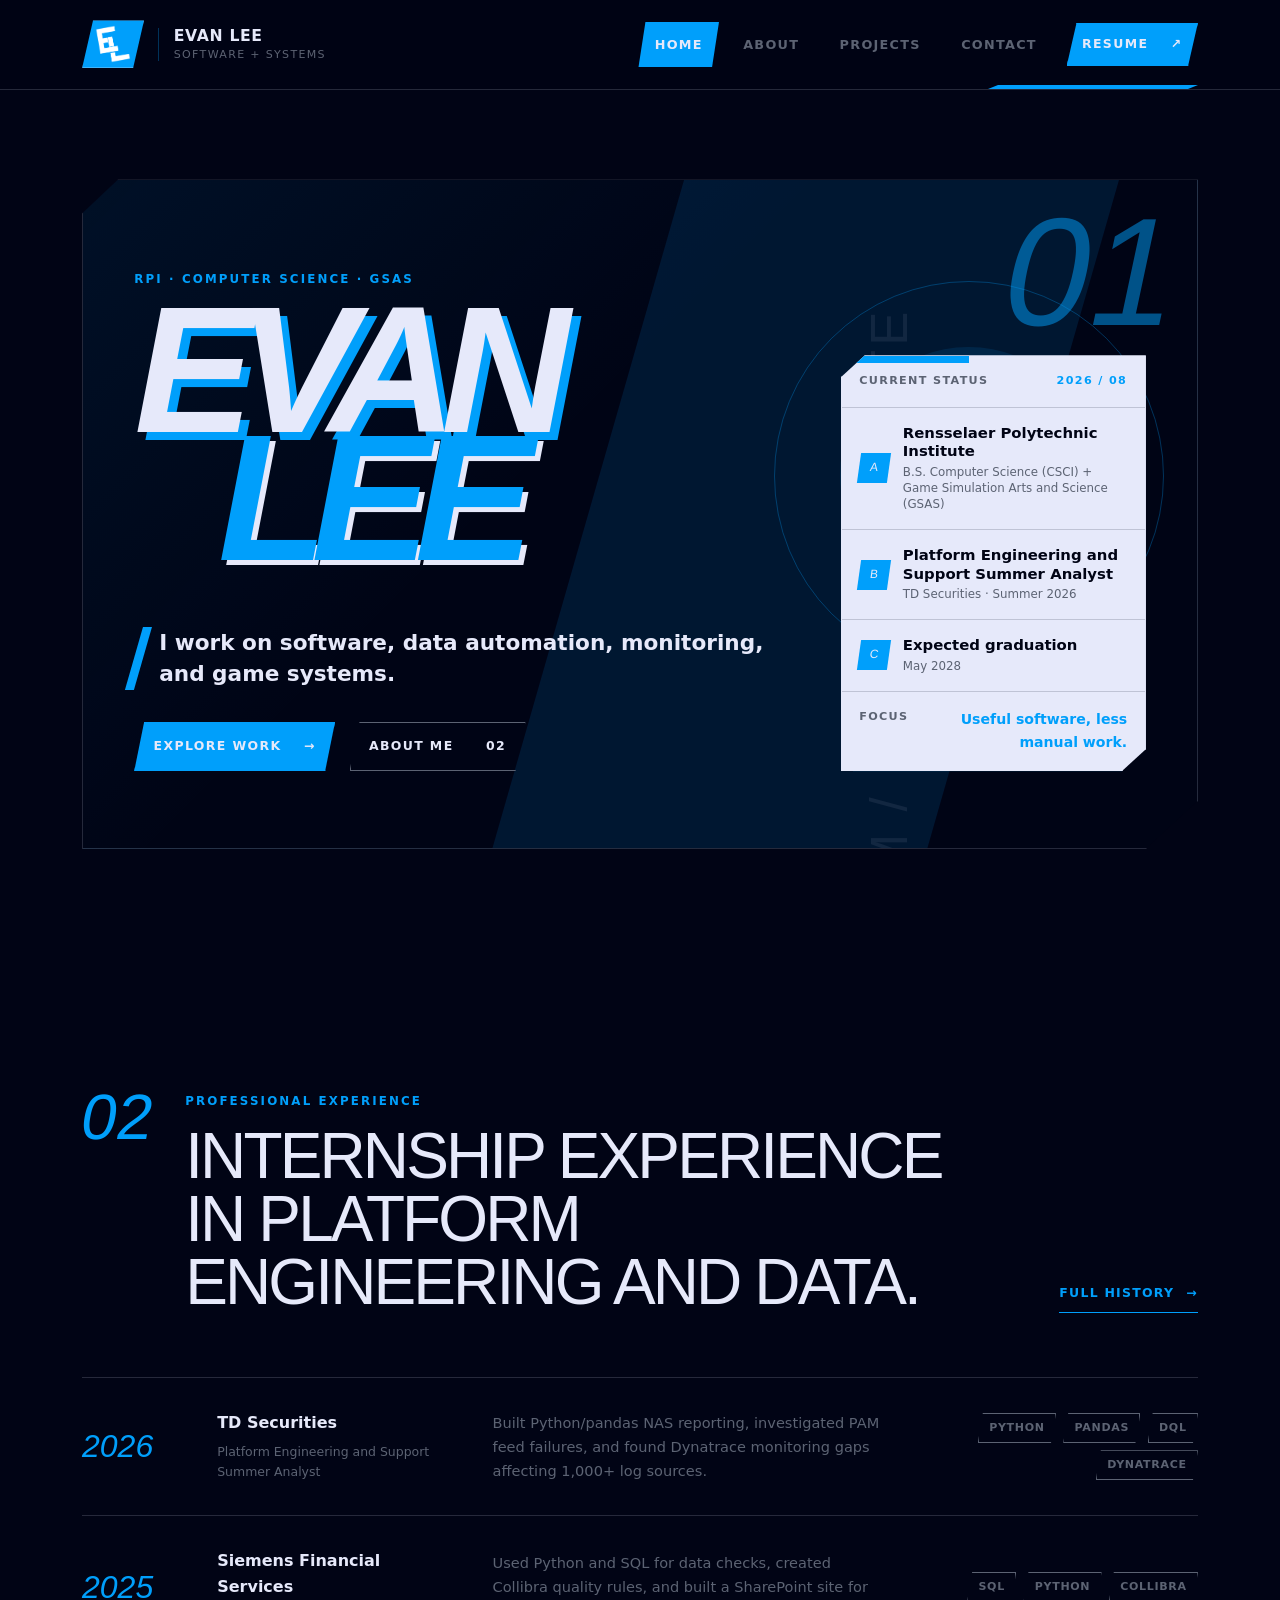
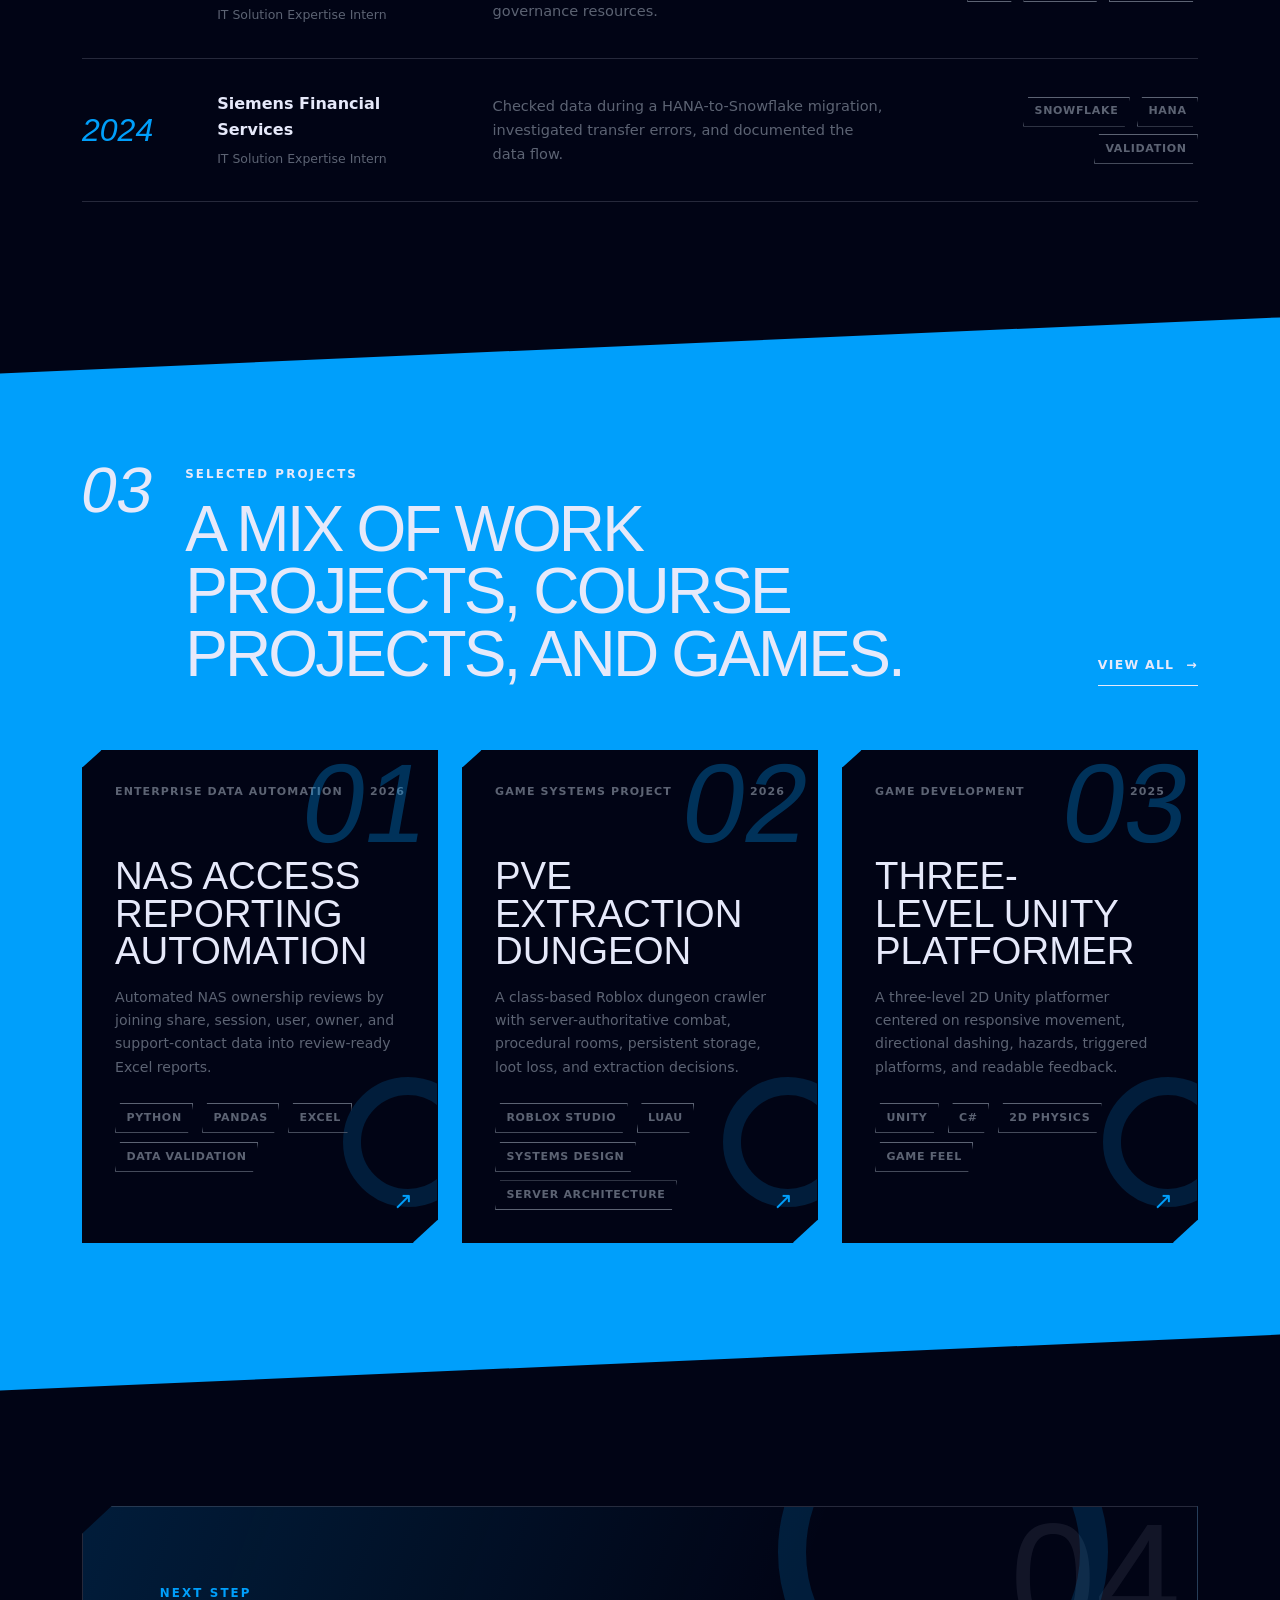
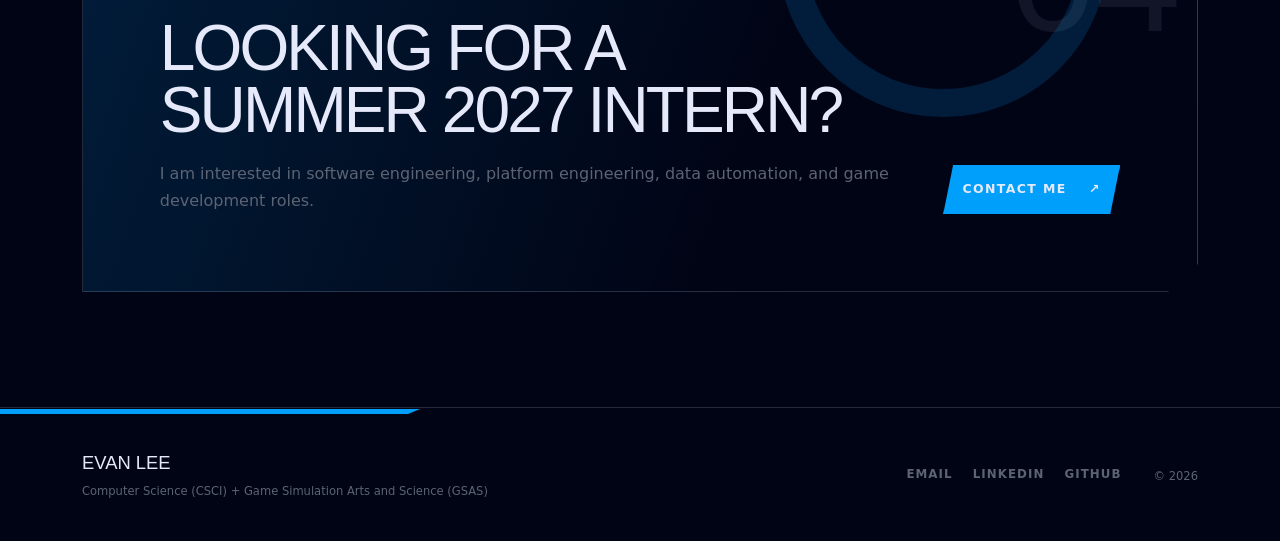
<file: index.html>
<!doctype html>
<html lang="en">
<head>
  <meta charset="utf-8">
  <meta name="viewport" content="width=device-width, initial-scale=1">
  <meta name="description" content="Evan Lee is an RPI Computer Science and GSAS student who builds Python automation, platform monitoring, data workflows, and game systems.">
  <meta name="author" content="Evan Lee">
  <meta name="robots" content="index, follow, max-image-preview:large">
  <meta name="theme-color" content="#010415">
  <meta name="color-scheme" content="dark">
  <title>Evan Lee | Software Engineering Portfolio</title>
  <link rel="canonical" href="https://saltforsale.github.io/Portfolio-College/">
  <meta property="og:type" content="website">
  <meta property="og:site_name" content="Evan Lee Portfolio">
  <meta property="og:title" content="Evan Lee | Software Engineering Portfolio">
  <meta property="og:description" content="RPI Computer Science and GSAS student building Python automation, platform monitoring, data workflows, and game systems.">
  <meta property="og:url" content="https://saltforsale.github.io/Portfolio-College/">
  <meta property="og:image" content="https://saltforsale.github.io/Portfolio-College/assets/brand/evan-lee-social-card.png">
  <meta property="og:image:width" content="1200">
  <meta property="og:image:height" content="630">
  <meta property="og:image:alt" content="Evan Lee — Software and systems portfolio">
  <meta name="twitter:card" content="summary_large_image">
  <meta name="twitter:title" content="Evan Lee | Software Engineering Portfolio">
  <meta name="twitter:description" content="Python automation, platform engineering, data workflows, and game systems.">
  <meta name="twitter:image" content="https://saltforsale.github.io/Portfolio-College/assets/brand/evan-lee-social-card.png">
  <link rel="icon" type="image/png" sizes="16x16" href="assets/brand/favicon-transparent-16.png">
  <link rel="icon" type="image/png" sizes="32x32" href="assets/brand/favicon-transparent-32.png">
  <link rel="icon" type="image/png" sizes="64x64" href="assets/brand/favicon-transparent-64.png">
  <link rel="icon" type="image/png" sizes="512x512" href="assets/brand/favicon-transparent-512.png">
  <link rel="apple-touch-icon" sizes="180x180" href="assets/brand/apple-touch-icon-transparent.png">
  <link rel="shortcut icon" href="assets/brand/favicon-transparent.ico">
  <link rel="stylesheet" href="assets/vendor/bootstrap.min.css">
  <link rel="stylesheet" href="css/site.css">
  <script type="application/ld+json">
  {
    "@context": "https://schema.org",
    "@type": "Person",
    "@id": "https://saltforsale.github.io/Portfolio-College/#evan-lee",
    "name": "Evan Lee",
    "url": "https://saltforsale.github.io/Portfolio-College/",
    "image": "https://saltforsale.github.io/Portfolio-College/assets/self.webp",
    "email": "mailto:elee823@gmail.com",
    "jobTitle": "Platform Engineering and Support Summer Analyst",
    "description": "RPI Computer Science and Game Simulation Arts and Science student with experience in Python automation, platform monitoring, data validation, and game systems.",
    "affiliation": {
      "@type": "CollegeOrUniversity",
      "name": "Rensselaer Polytechnic Institute",
      "sameAs": "https://www.rpi.edu/"
    },
    "knowsAbout": ["Python", "pandas", "SQL", "DQL", "Dynatrace", "Platform engineering", "Data automation", "Unity", "Roblox Studio", "Luau"],
    "sameAs": [
      "https://www.linkedin.com/in/evanglee/",
      "https://github.com/SaltForSale"
    ]
  }
  </script>
</head>
<body data-page="home">
  <div class="page-grid" aria-hidden="true"></div>
  <a class="skip-link" href="#main-content">Skip to main content</a>
<nav class="navbar navbar-expand-lg site-nav sticky-top" aria-label="Primary navigation">
  <div class="container-fluid container-xl nav-frame">
    <div class="navbar-brand brand-identity">
      <a class="brand-logo-link" href="index.html" aria-label="Go to Evan Lee's homepage">
        <span class="brand-logo-plate" aria-hidden="true">
          <img src="assets/brand/brand-mark.png" alt="" width="800" height="800">
        </span>
      </a>
      <span class="brand-copy"><strong>Evan Lee</strong><small>Software + systems</small></span>
    </div>
    <button class="navbar-toggler menu-toggle" type="button" data-bs-toggle="collapse" data-bs-target="#mainNav" aria-controls="mainNav" aria-expanded="false" aria-label="Toggle navigation">
      <span></span><span></span><span></span>
    </button>
    <div class="collapse navbar-collapse" id="mainNav">
      <ul class="navbar-nav ms-auto align-items-lg-center nav-list">
        <li class="nav-item"><a class="nav-link active" aria-current="page" href="index.html"><span>Home</span></a></li><li class="nav-item"><a class="nav-link" href="about.html"><span>About</span></a></li><li class="nav-item"><a class="nav-link" href="projects.html"><span>Projects</span></a></li><li class="nav-item"><a class="nav-link" href="contact.html"><span>Contact</span></a></li>
        <li class="nav-item ms-lg-2"><a class="btn action-btn action-btn-solid action-btn-sm" href="assets/resume/Evan_Lee_Resume.pdf" target="_blank" rel="noopener"><span>Resume</span><span aria-hidden="true">↗</span></a></li>
      </ul>
    </div>
  </div>
</nav>
  <main id="main-content">
<section class="hero-section">
  <div class="container-xl">
    <div class="hero-stage">
      <div class="hero-index" aria-hidden="true">01</div>
      <div class="hero-rings" aria-hidden="true"><span></span><span></span><span></span></div>
      <div class="row align-items-end g-4 g-xl-5 position-relative">
        <div class="col-lg-8">
          <p class="micro-label">RPI · Computer Science · GSAS</p>
          <div class="hero-name" aria-label="Evan Lee">
            <span class="hero-name-top">EVAN</span>
            <span class="hero-name-bottom">LEE</span>
          </div>
          <div class="hero-statement">
            <span class="slash" aria-hidden="true"></span>
            <p>I work on software, data automation, monitoring, and game systems.</p>
          </div>
          <div class="hero-actions">
            <a class="btn action-btn action-btn-solid" href="projects.html"><span>Explore work</span><span aria-hidden="true">→</span></a>
            <a class="btn action-btn action-btn-outline" href="about.html"><span>About me</span><span aria-hidden="true">02</span></a>
          </div>
        </div>
        <div class="col-lg-4">
          <aside class="status-panel" aria-label="Current profile">
            <div class="status-head"><span>Current status</span><span class="status-code">2026 / 08</span></div>
            <div class="status-row"><span class="status-number">A</span><div><strong>Rensselaer Polytechnic Institute</strong><small>B.S. Computer Science (CSCI) + Game Simulation Arts and Science (GSAS)</small></div></div>
            <div class="status-row"><span class="status-number">B</span><div><strong>Platform Engineering and Support Summer Analyst</strong><small>TD Securities · Summer 2026</small></div></div>
            <div class="status-row"><span class="status-number">C</span><div><strong>Expected graduation</strong><small>May 2028</small></div></div>
            <div class="status-footer"><span>Focus</span><strong>Useful software, less manual work.</strong></div>
          </aside>
        </div>
      </div>
    </div>
  </div>
</section>

<section class="section-block" aria-labelledby="experience-title">
  <div class="container-xl">
    <header class="section-header">
      <div class="section-number">02</div>
      <div><p class="micro-label">Professional experience</p><h2 id="experience-title">Internship experience in platform engineering and data.</h2></div>
      <a class="text-link" href="about.html#experience"><span>Full history</span><span aria-hidden="true">→</span></a>
    </header>
    <div class="experience-stack">
      <article class="experience-strip">
        <div class="experience-date">2026</div>
        <div class="experience-company"><span>TD Securities</span><small>Platform Engineering and Support Summer Analyst</small></div>
        <p>Built Python/pandas NAS reporting, investigated PAM feed failures, and found Dynatrace monitoring gaps affecting 1,000+ log sources.</p>
        <div class="experience-tags"><span>Python</span><span>pandas</span><span>DQL</span><span>Dynatrace</span></div>
      </article>
      <article class="experience-strip">
        <div class="experience-date">2025</div>
        <div class="experience-company"><span>Siemens Financial Services</span><small>IT Solution Expertise Intern</small></div>
        <p>Used Python and SQL for data checks, created Collibra quality rules, and built a SharePoint site for governance resources.</p>
        <div class="experience-tags"><span>SQL</span><span>Python</span><span>Collibra</span></div>
      </article>
      <article class="experience-strip">
        <div class="experience-date">2024</div>
        <div class="experience-company"><span>Siemens Financial Services</span><small>IT Solution Expertise Intern</small></div>
        <p>Checked data during a HANA-to-Snowflake migration, investigated transfer errors, and documented the data flow.</p>
        <div class="experience-tags"><span>Snowflake</span><span>HANA</span><span>Validation</span></div>
      </article>
    </div>
  </div>
</section>

<section class="section-block section-blue" aria-labelledby="featured-title">
  <div class="container-xl">
    <header class="section-header section-header-inverse">
      <div class="section-number">03</div>
      <div><p class="micro-label">Selected projects</p><h2 id="featured-title">A mix of work projects, course projects, and games.</h2></div>
      <a class="text-link text-link-light" href="projects.html"><span>View all</span><span aria-hidden="true">→</span></a>
    </header>
    <div class="row g-4" id="featured-projects" aria-live="polite"></div>
  </div>
</section>

<section class="section-block">
  <div class="container-xl">
    <div class="contact-banner">
      <div class="contact-banner-index" aria-hidden="true">04</div>
      <div><p class="micro-label">Next step</p><h2>Looking for a Summer 2027 intern?</h2><p>I am interested in software engineering, platform engineering, data automation, and game development roles.</p></div>
      <a class="btn action-btn action-btn-solid" href="contact.html"><span>Contact me</span><span aria-hidden="true">↗</span></a>
    </div>
  </div>
</section>
</main>
  <footer class="site-footer">
  <div class="container-xl footer-frame">
    <div>
      <p class="footer-name">Evan Lee</p>
      <p class="footer-note">Computer Science (CSCI) + Game Simulation Arts and Science (GSAS)</p>
    </div>
    <div class="footer-links" aria-label="External links">
      <a href="mailto:elee823@gmail.com">Email</a>
      <a href="https://www.linkedin.com/in/evanglee/" target="_blank" rel="noopener">LinkedIn</a>
      <a href="https://github.com/SaltForSale" target="_blank" rel="noopener">GitHub</a>
    </div>
    <p class="footer-copy">© <span data-current-year>2026</span></p>
  </div>
</footer>
  <script src="js/projects-data.js"></script>
  <script src="js/site.js"></script>
</body>
</html>
</file>
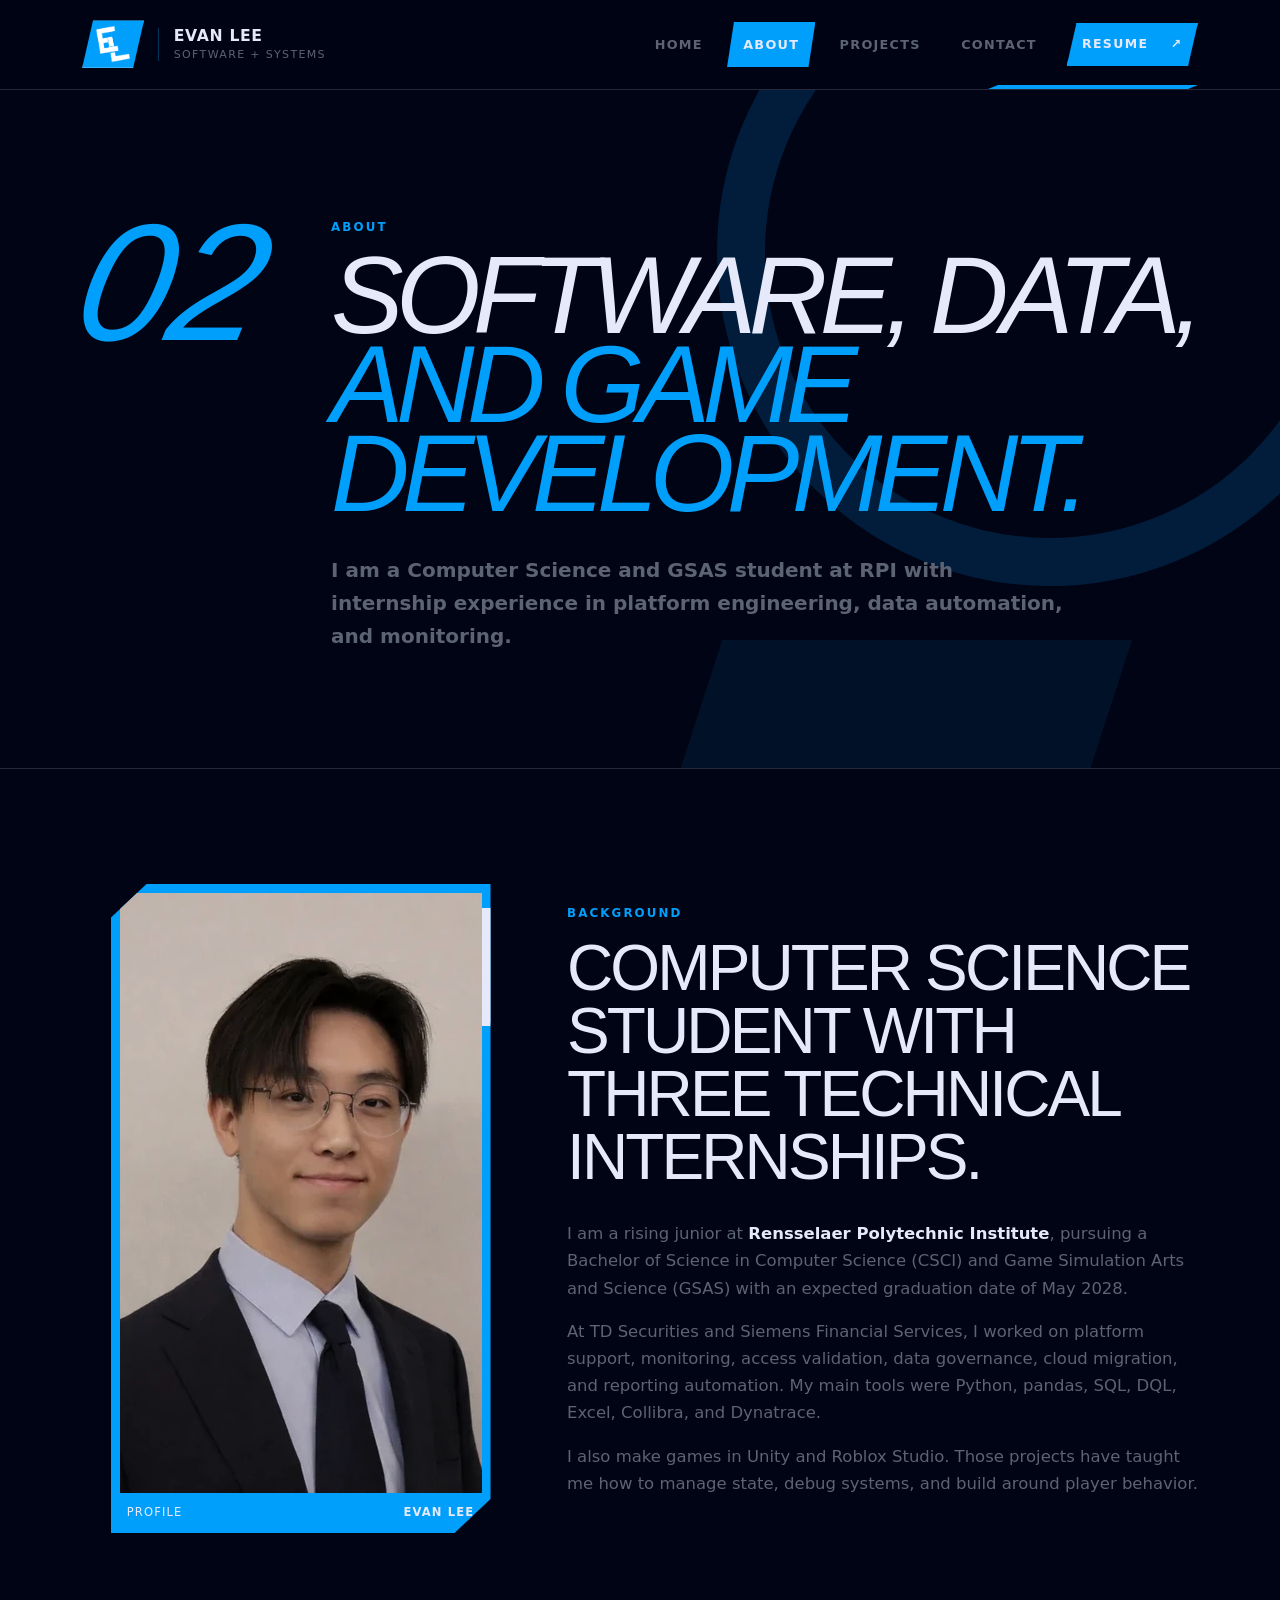
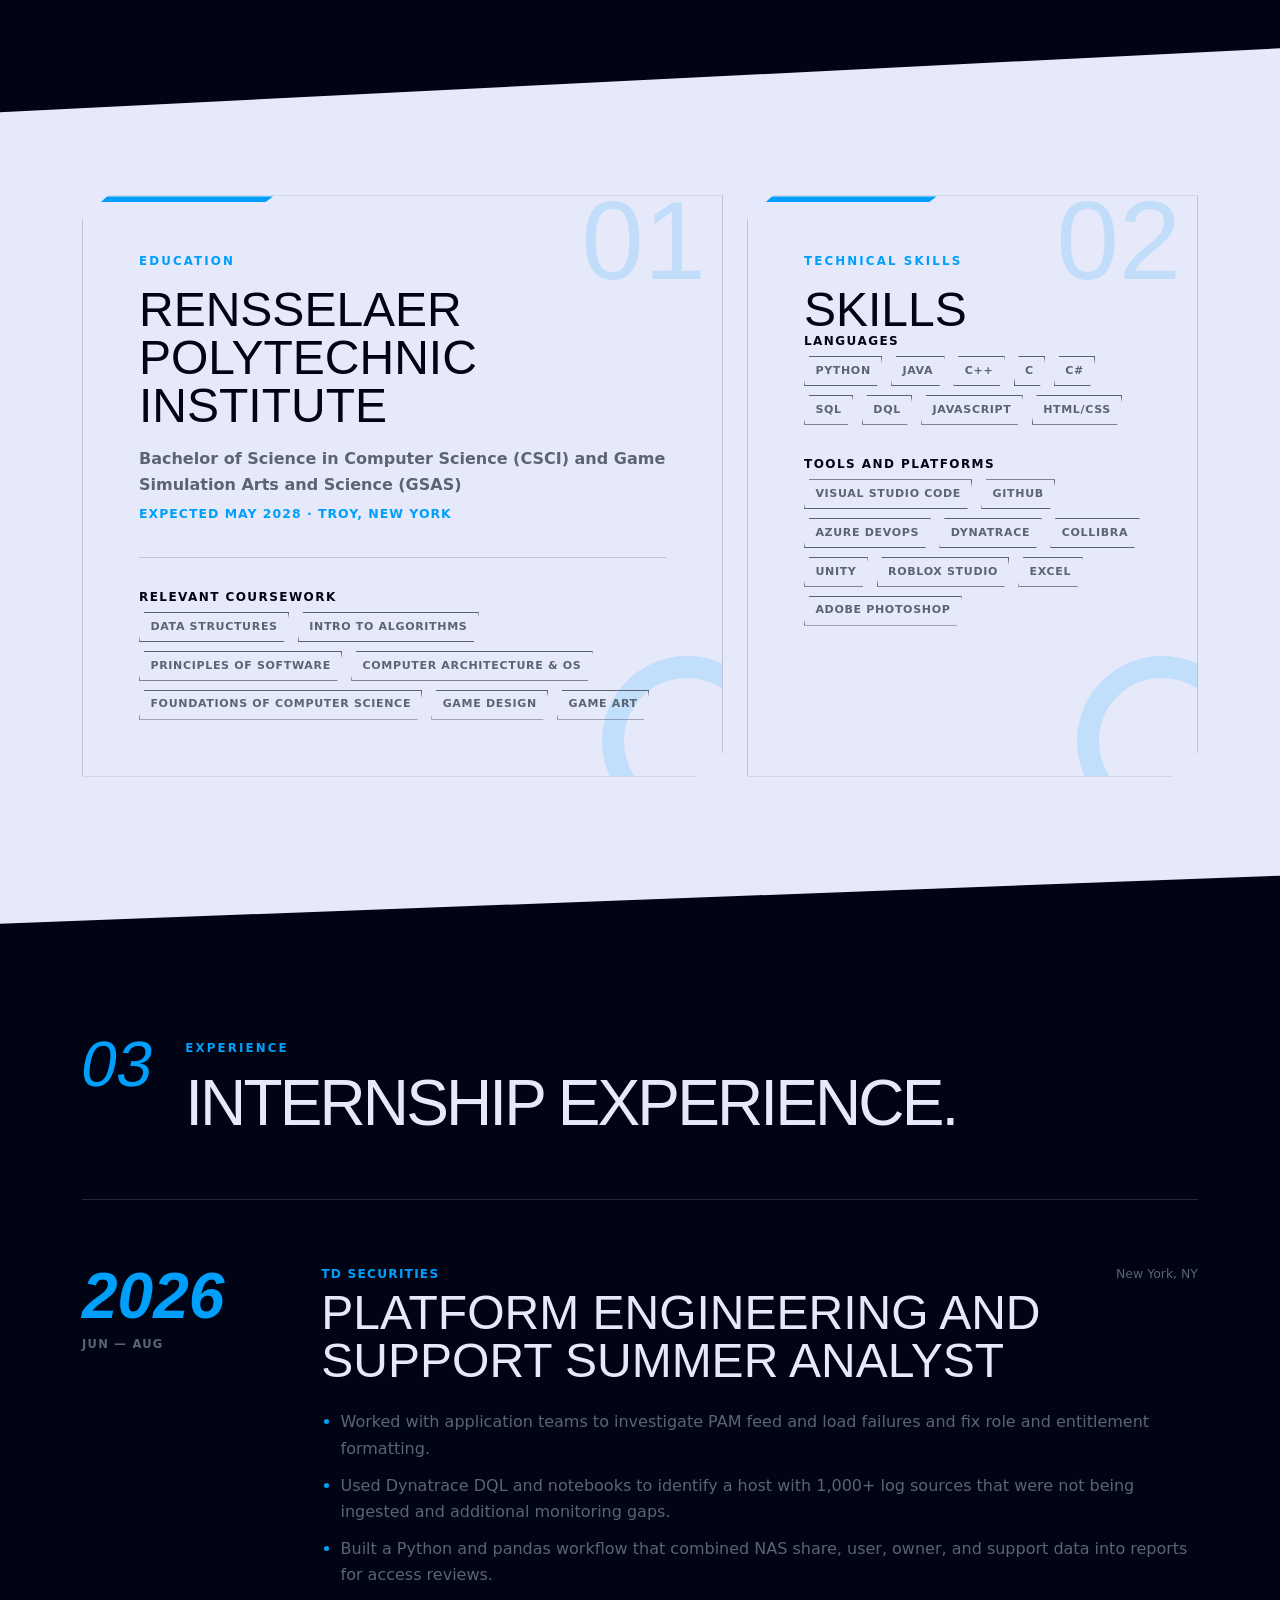
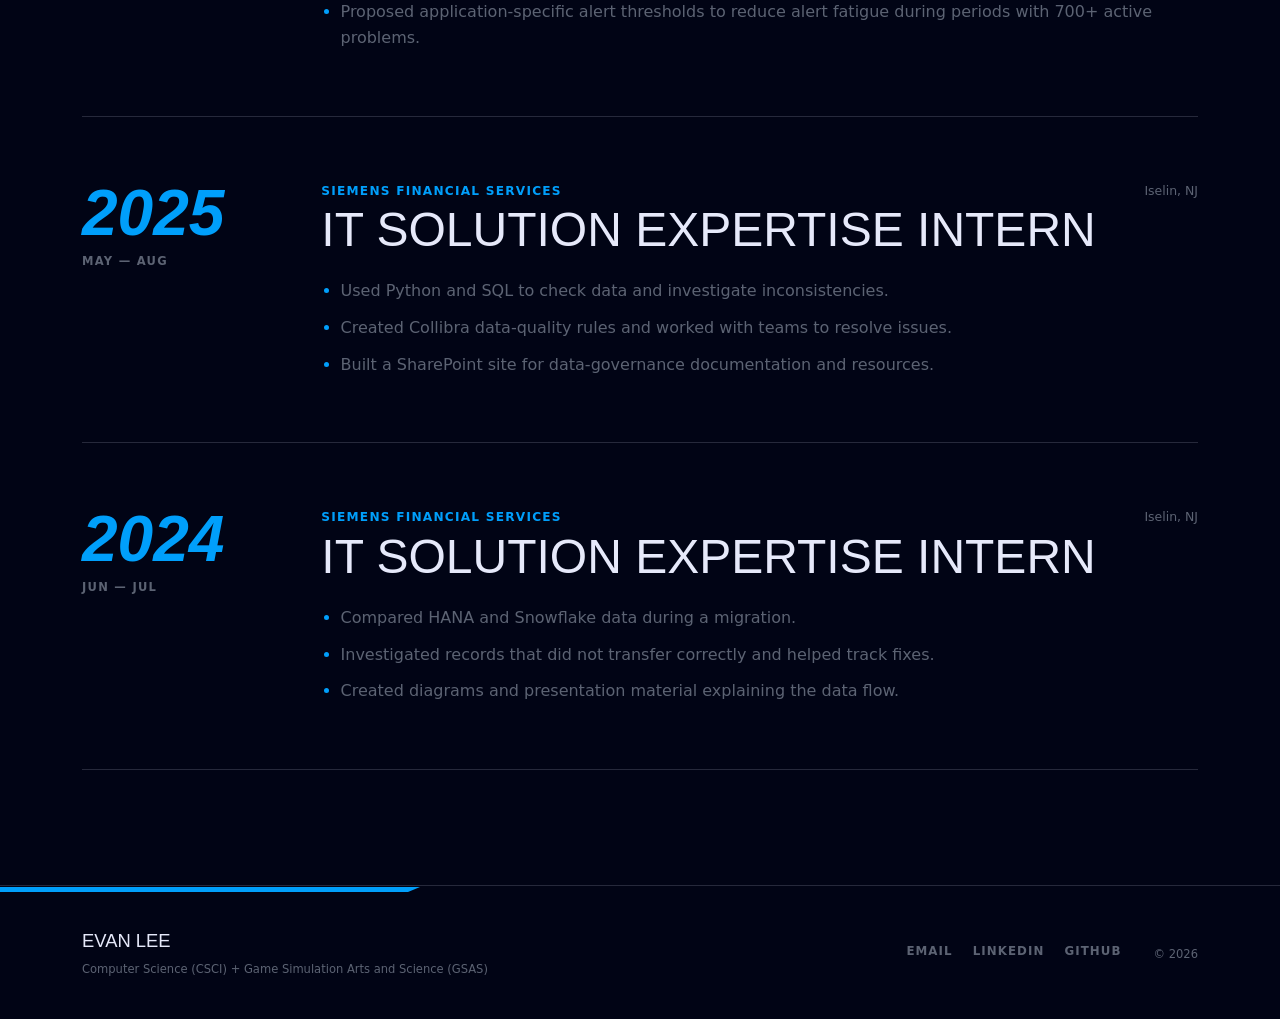
<file: about.html>
<!doctype html>
<html lang="en">
<head>
  <meta charset="utf-8">
  <meta name="viewport" content="width=device-width, initial-scale=1">
  <meta name="description" content="Evan Lee studies Computer Science and Game Simulation Arts and Science at RPI and has internship experience at TD Securities and Siemens Financial Services.">
  <meta name="author" content="Evan Lee">
  <meta name="robots" content="index, follow, max-image-preview:large">
  <meta name="theme-color" content="#010415">
  <meta name="color-scheme" content="dark">
  <title>About | Evan Lee</title>
  <link rel="canonical" href="https://saltforsale.github.io/Portfolio-College/about.html">
  <meta property="og:type" content="profile">
  <meta property="og:site_name" content="Evan Lee Portfolio">
  <meta property="og:title" content="About Evan Lee | Software, Data, and Game Development">
  <meta property="og:description" content="RPI student with three technical internships spanning platform engineering, Python automation, data governance, and monitoring.">
  <meta property="og:url" content="https://saltforsale.github.io/Portfolio-College/about.html">
  <meta property="og:image" content="https://saltforsale.github.io/Portfolio-College/assets/brand/evan-lee-social-card.png">
  <meta property="og:image:alt" content="Evan Lee — Software and systems portfolio">
  <meta name="twitter:card" content="summary_large_image">
  <meta name="twitter:title" content="About Evan Lee | Software, Data, and Game Development">
  <meta name="twitter:description" content="Platform engineering, Python automation, data governance, monitoring, and game development.">
  <meta name="twitter:image" content="https://saltforsale.github.io/Portfolio-College/assets/brand/evan-lee-social-card.png">
  <link rel="icon" type="image/png" sizes="16x16" href="assets/brand/favicon-transparent-16.png">
  <link rel="icon" type="image/png" sizes="32x32" href="assets/brand/favicon-transparent-32.png">
  <link rel="icon" type="image/png" sizes="64x64" href="assets/brand/favicon-transparent-64.png">
  <link rel="icon" type="image/png" sizes="512x512" href="assets/brand/favicon-transparent-512.png">
  <link rel="apple-touch-icon" sizes="180x180" href="assets/brand/apple-touch-icon-transparent.png">
  <link rel="shortcut icon" href="assets/brand/favicon-transparent.ico">
  <link rel="stylesheet" href="assets/vendor/bootstrap.min.css">
  <link rel="stylesheet" href="css/site.css">
  <script type="application/ld+json">
  {
    "@context": "https://schema.org",
    "@type": "ProfilePage",
    "name": "About Evan Lee",
    "url": "https://saltforsale.github.io/Portfolio-College/about.html",
    "mainEntity": {
      "@type": "Person",
      "@id": "https://saltforsale.github.io/Portfolio-College/#evan-lee",
      "name": "Evan Lee",
      "jobTitle": "Platform Engineering and Support Summer Analyst",
      "affiliation": {"@type": "CollegeOrUniversity", "name": "Rensselaer Polytechnic Institute"},
      "sameAs": ["https://www.linkedin.com/in/evanglee/", "https://github.com/SaltForSale"]
    }
  }
  </script>
</head>
<body data-page="about">
  <div class="page-grid" aria-hidden="true"></div>
  <a class="skip-link" href="#main-content">Skip to main content</a>
<nav class="navbar navbar-expand-lg site-nav sticky-top" aria-label="Primary navigation">
  <div class="container-fluid container-xl nav-frame">
    <div class="navbar-brand brand-identity">
      <a class="brand-logo-link" href="index.html" aria-label="Go to Evan Lee's homepage">
        <span class="brand-logo-plate" aria-hidden="true">
          <img src="assets/brand/brand-mark.png" alt="" width="800" height="800">
        </span>
      </a>
      <span class="brand-copy"><strong>Evan Lee</strong><small>Software + systems</small></span>
    </div>
    <button class="navbar-toggler menu-toggle" type="button" data-bs-toggle="collapse" data-bs-target="#mainNav" aria-controls="mainNav" aria-expanded="false" aria-label="Toggle navigation">
      <span></span><span></span><span></span>
    </button>
    <div class="collapse navbar-collapse" id="mainNav">
      <ul class="navbar-nav ms-auto align-items-lg-center nav-list">
        <li class="nav-item"><a class="nav-link" href="index.html"><span>Home</span></a></li><li class="nav-item"><a class="nav-link active" aria-current="page" href="about.html"><span>About</span></a></li><li class="nav-item"><a class="nav-link" href="projects.html"><span>Projects</span></a></li><li class="nav-item"><a class="nav-link" href="contact.html"><span>Contact</span></a></li>
        <li class="nav-item ms-lg-2"><a class="btn action-btn action-btn-solid action-btn-sm" href="assets/resume/Evan_Lee_Resume.pdf" target="_blank" rel="noopener"><span>Resume</span><span aria-hidden="true">↗</span></a></li>
      </ul>
    </div>
  </div>
</nav>
  <main id="main-content">
<header class="inner-hero">
  <div class="container-xl">
    <div class="inner-hero-grid">
      <div class="inner-index" aria-hidden="true">02</div>
      <div><p class="micro-label">About</p><h1>Software, data,<br><span>and game development.</span></h1><p class="inner-lead">I am a Computer Science and GSAS student at RPI with internship experience in platform engineering, data automation, and monitoring.</p></div>
    </div>
  </div>
</header>

<section class="section-block">
  <div class="container-xl">
    <div class="row align-items-center g-5">
      <div class="col-lg-5">
        <figure class="portrait-frame">
          <picture><source srcset="assets/self.webp" type="image/webp"><img src="assets/self.png" width="600" height="600" alt="Portrait of Evan Lee"></picture>
          <figcaption><span>Profile</span><strong>Evan Lee</strong></figcaption>
        </figure>
      </div>
      <div class="col-lg-7">
        <p class="micro-label">Background</p>
        <h2 class="display-section">Computer science student with three technical internships.</h2>
        <div class="body-copy">
          <p>I am a rising junior at <strong>Rensselaer Polytechnic Institute</strong>, pursuing a Bachelor of Science in Computer Science (CSCI) and Game Simulation Arts and Science (GSAS) with an expected graduation date of May 2028.</p>
          <p>At TD Securities and Siemens Financial Services, I worked on platform support, monitoring, access validation, data governance, cloud migration, and reporting automation. My main tools were Python, pandas, SQL, DQL, Excel, Collibra, and Dynatrace.</p>
          <p>I also make games in Unity and Roblox Studio. Those projects have taught me how to manage state, debug systems, and build around player behavior.</p>
        </div>
      </div>
    </div>
  </div>
</section>

<section class="section-block section-soft" aria-labelledby="education-title">
  <div class="container-xl">
    <div class="row g-4">
      <div class="col-lg-7">
        <article class="info-panel h-100">
          <div class="panel-index">01</div>
          <p class="micro-label">Education</p>
          <h2 id="education-title">Rensselaer Polytechnic Institute</h2>
          <p class="panel-subtitle">Bachelor of Science in Computer Science (CSCI) and Game Simulation Arts and Science (GSAS)</p>
          <p class="panel-meta">Expected May 2028 · Troy, New York</p>
          <div class="rule"></div>
          <h3>Relevant coursework</h3>
          <div class="chip-list"><span>Data Structures</span><span>Intro to Algorithms</span><span>Principles of Software</span><span>Computer Architecture &amp; OS</span><span>Foundations of Computer Science</span><span>Game Design</span><span>Game Art</span></div>
        </article>
      </div>
      <div class="col-lg-5">
        <article class="info-panel h-100">
          <div class="panel-index">02</div>
          <p class="micro-label">Technical skills</p>
          <h2>Skills</h2>
          <div class="skill-block"><h3>Languages</h3><div class="chip-list"><span>Python</span><span>Java</span><span>C++</span><span>C</span><span>C#</span><span>SQL</span><span>DQL</span><span>JavaScript</span><span>HTML/CSS</span></div></div>
          <div class="skill-block"><h3>Tools and platforms</h3><div class="chip-list"><span>Visual Studio Code</span><span>GitHub</span><span>Azure DevOps</span><span>Dynatrace</span><span>Collibra</span><span>Unity</span><span>Roblox Studio</span><span>Excel</span><span>Adobe Photoshop</span></div></div>
        </article>
      </div>
    </div>
  </div>
</section>

<section class="section-block" id="experience" aria-labelledby="work-title">
  <div class="container-xl">
    <header class="section-header">
      <div class="section-number">03</div>
      <div><p class="micro-label">Experience</p><h2 id="work-title">Internship experience.</h2></div>
    </header>
    <div class="timeline-list">
      <article class="timeline-entry">
        <div class="timeline-date"><strong>2026</strong><span>Jun — Aug</span></div>
        <div class="timeline-body"><div class="timeline-heading"><div><p>TD Securities</p><h3>Platform Engineering and Support Summer Analyst</h3></div><span>New York, NY</span></div><ul><li>Worked with application teams to investigate PAM feed and load failures and fix role and entitlement formatting.</li><li>Used Dynatrace DQL and notebooks to identify a host with 1,000+ log sources that were not being ingested and additional monitoring gaps.</li><li>Built a Python and pandas workflow that combined NAS share, user, owner, and support data into reports for access reviews.</li><li>Proposed application-specific alert thresholds to reduce alert fatigue during periods with 700+ active problems.</li></ul></div>
      </article>
      <article class="timeline-entry">
        <div class="timeline-date"><strong>2025</strong><span>May — Aug</span></div>
        <div class="timeline-body"><div class="timeline-heading"><div><p>Siemens Financial Services</p><h3>IT Solution Expertise Intern</h3></div><span>Iselin, NJ</span></div><ul><li>Used Python and SQL to check data and investigate inconsistencies.</li><li>Created Collibra data-quality rules and worked with teams to resolve issues.</li><li>Built a SharePoint site for data-governance documentation and resources.</li></ul></div>
      </article>
      <article class="timeline-entry">
        <div class="timeline-date"><strong>2024</strong><span>Jun — Jul</span></div>
        <div class="timeline-body"><div class="timeline-heading"><div><p>Siemens Financial Services</p><h3>IT Solution Expertise Intern</h3></div><span>Iselin, NJ</span></div><ul><li>Compared HANA and Snowflake data during a migration.</li><li>Investigated records that did not transfer correctly and helped track fixes.</li><li>Created diagrams and presentation material explaining the data flow.</li></ul></div>
      </article>
    </div>
  </div>
</section>
</main>
  <footer class="site-footer">
  <div class="container-xl footer-frame">
    <div>
      <p class="footer-name">Evan Lee</p>
      <p class="footer-note">Computer Science (CSCI) + Game Simulation Arts and Science (GSAS)</p>
    </div>
    <div class="footer-links" aria-label="External links">
      <a href="mailto:elee823@gmail.com">Email</a>
      <a href="https://www.linkedin.com/in/evanglee/" target="_blank" rel="noopener">LinkedIn</a>
      <a href="https://github.com/SaltForSale" target="_blank" rel="noopener">GitHub</a>
    </div>
    <p class="footer-copy">© <span data-current-year>2026</span></p>
  </div>
</footer>
  
  <script src="js/site.js"></script>
</body>
</html>
</file>
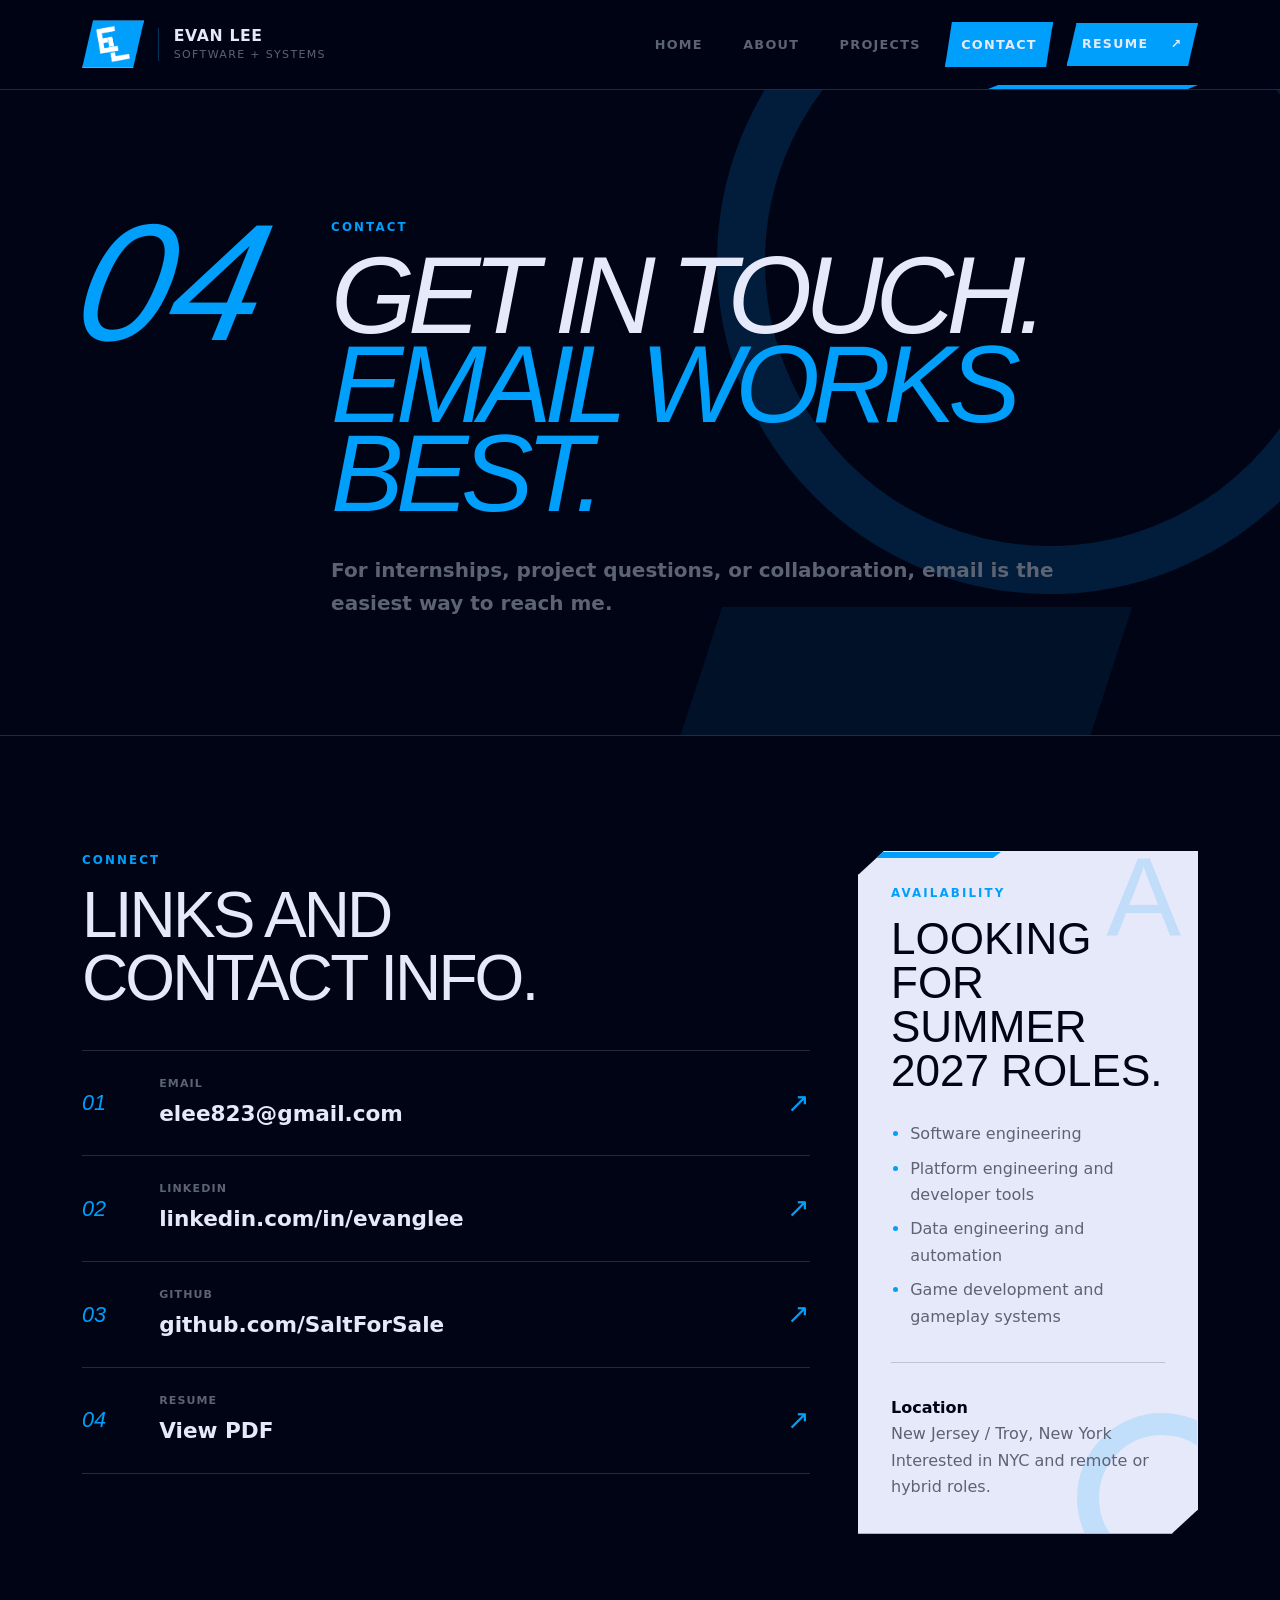
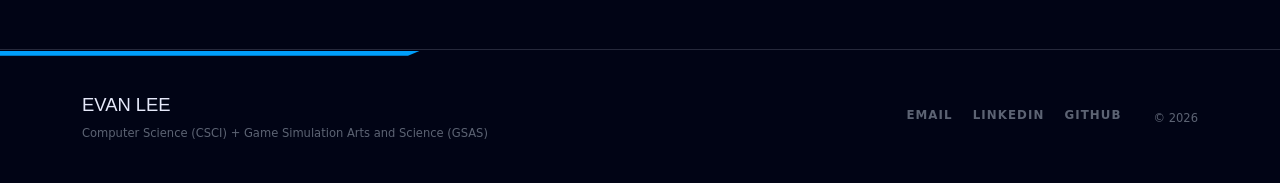
<file: contact.html>
<!doctype html>
<html lang="en">
<head>
  <meta charset="utf-8">
  <meta name="viewport" content="width=device-width, initial-scale=1">
  <meta name="description" content="Contact Evan Lee about Summer 2027 software engineering, platform engineering, data automation, or game-development opportunities.">
  <meta name="author" content="Evan Lee">
  <meta name="robots" content="index, follow, max-image-preview:large">
  <meta name="theme-color" content="#010415">
  <meta name="color-scheme" content="dark">
  <title>Contact | Evan Lee</title>
  <link rel="canonical" href="https://saltforsale.github.io/Portfolio-College/contact.html">
  <meta property="og:type" content="website">
  <meta property="og:site_name" content="Evan Lee Portfolio">
  <meta property="og:title" content="Contact Evan Lee | Summer 2027 Opportunities">
  <meta property="og:description" content="Contact Evan Lee about software engineering, platform engineering, data automation, or game-development opportunities.">
  <meta property="og:url" content="https://saltforsale.github.io/Portfolio-College/contact.html">
  <meta property="og:image" content="https://saltforsale.github.io/Portfolio-College/assets/brand/evan-lee-social-card.png">
  <meta property="og:image:alt" content="Evan Lee — Software and systems portfolio">
  <meta name="twitter:card" content="summary_large_image">
  <meta name="twitter:title" content="Contact Evan Lee | Summer 2027 Opportunities">
  <meta name="twitter:description" content="Software engineering, platform engineering, data automation, and game development.">
  <meta name="twitter:image" content="https://saltforsale.github.io/Portfolio-College/assets/brand/evan-lee-social-card.png">
  <link rel="icon" type="image/png" sizes="16x16" href="assets/brand/favicon-transparent-16.png">
  <link rel="icon" type="image/png" sizes="32x32" href="assets/brand/favicon-transparent-32.png">
  <link rel="icon" type="image/png" sizes="64x64" href="assets/brand/favicon-transparent-64.png">
  <link rel="icon" type="image/png" sizes="512x512" href="assets/brand/favicon-transparent-512.png">
  <link rel="apple-touch-icon" sizes="180x180" href="assets/brand/apple-touch-icon-transparent.png">
  <link rel="shortcut icon" href="assets/brand/favicon-transparent.ico">
  <link rel="stylesheet" href="assets/vendor/bootstrap.min.css">
  <link rel="stylesheet" href="css/site.css">
  <script type="application/ld+json">
  {
    "@context": "https://schema.org",
    "@type": "ContactPage",
    "name": "Contact Evan Lee",
    "url": "https://saltforsale.github.io/Portfolio-College/contact.html",
    "mainEntity": {
      "@type": "Person",
      "@id": "https://saltforsale.github.io/Portfolio-College/#evan-lee",
      "name": "Evan Lee",
      "email": "mailto:elee823@gmail.com",
      "sameAs": ["https://www.linkedin.com/in/evanglee/", "https://github.com/SaltForSale"]
    }
  }
  </script>
</head>
<body data-page="contact">
  <div class="page-grid" aria-hidden="true"></div>
  <a class="skip-link" href="#main-content">Skip to main content</a>
<nav class="navbar navbar-expand-lg site-nav sticky-top" aria-label="Primary navigation">
  <div class="container-fluid container-xl nav-frame">
    <div class="navbar-brand brand-identity">
      <a class="brand-logo-link" href="index.html" aria-label="Go to Evan Lee's homepage">
        <span class="brand-logo-plate" aria-hidden="true">
          <img src="assets/brand/brand-mark.png" alt="" width="800" height="800">
        </span>
      </a>
      <span class="brand-copy"><strong>Evan Lee</strong><small>Software + systems</small></span>
    </div>
    <button class="navbar-toggler menu-toggle" type="button" data-bs-toggle="collapse" data-bs-target="#mainNav" aria-controls="mainNav" aria-expanded="false" aria-label="Toggle navigation">
      <span></span><span></span><span></span>
    </button>
    <div class="collapse navbar-collapse" id="mainNav">
      <ul class="navbar-nav ms-auto align-items-lg-center nav-list">
        <li class="nav-item"><a class="nav-link" href="index.html"><span>Home</span></a></li><li class="nav-item"><a class="nav-link" href="about.html"><span>About</span></a></li><li class="nav-item"><a class="nav-link" href="projects.html"><span>Projects</span></a></li><li class="nav-item"><a class="nav-link active" aria-current="page" href="contact.html"><span>Contact</span></a></li>
        <li class="nav-item ms-lg-2"><a class="btn action-btn action-btn-solid action-btn-sm" href="assets/resume/Evan_Lee_Resume.pdf" target="_blank" rel="noopener"><span>Resume</span><span aria-hidden="true">↗</span></a></li>
      </ul>
    </div>
  </div>
</nav>
  <main id="main-content">
<header class="inner-hero inner-hero-contact">
  <div class="container-xl">
    <div class="inner-hero-grid">
      <div class="inner-index" aria-hidden="true">04</div>
      <div><p class="micro-label">Contact</p><h1>Get in touch.<br><span>Email works best.</span></h1><p class="inner-lead">For internships, project questions, or collaboration, email is the easiest way to reach me.</p></div>
    </div>
  </div>
</header>

<section class="section-block">
  <div class="container-xl">
    <div class="row g-5">
      <div class="col-lg-8">
        <p class="micro-label">Connect</p>
        <h2 class="display-section">Links and contact info.</h2>
        <div class="contact-list">
          <a class="contact-link" href="mailto:elee823@gmail.com"><span class="contact-code">01</span><span><small>Email</small><strong>elee823@gmail.com</strong></span><span class="contact-arrow" aria-hidden="true">↗</span></a>
          <a class="contact-link" href="https://www.linkedin.com/in/evanglee/" target="_blank" rel="noopener"><span class="contact-code">02</span><span><small>LinkedIn</small><strong>linkedin.com/in/evanglee</strong></span><span class="contact-arrow" aria-hidden="true">↗</span></a>
          <a class="contact-link" href="https://github.com/SaltForSale" target="_blank" rel="noopener"><span class="contact-code">03</span><span><small>GitHub</small><strong>github.com/SaltForSale</strong></span><span class="contact-arrow" aria-hidden="true">↗</span></a>
          <a class="contact-link" href="assets/resume/Evan_Lee_Resume.pdf" target="_blank" rel="noopener"><span class="contact-code">04</span><span><small>Resume</small><strong>View PDF</strong></span><span class="contact-arrow" aria-hidden="true">↗</span></a>
        </div>
      </div>
      <div class="col-lg-4">
        <aside class="availability-panel">
          <div class="panel-index">A</div>
          <p class="micro-label">Availability</p>
          <h2>Looking for Summer 2027 roles.</h2>
          <ul><li>Software engineering</li><li>Platform engineering and developer tools</li><li>Data engineering and automation</li><li>Game development and gameplay systems</li></ul>
          <div class="rule"></div>
          <p><strong>Location</strong><br>New Jersey / Troy, New York<br>Interested in NYC and remote or hybrid roles.</p>
        </aside>
      </div>
    </div>
  </div>
</section>
</main>
  <footer class="site-footer">
  <div class="container-xl footer-frame">
    <div>
      <p class="footer-name">Evan Lee</p>
      <p class="footer-note">Computer Science (CSCI) + Game Simulation Arts and Science (GSAS)</p>
    </div>
    <div class="footer-links" aria-label="External links">
      <a href="mailto:elee823@gmail.com">Email</a>
      <a href="https://www.linkedin.com/in/evanglee/" target="_blank" rel="noopener">LinkedIn</a>
      <a href="https://github.com/SaltForSale" target="_blank" rel="noopener">GitHub</a>
    </div>
    <p class="footer-copy">© <span data-current-year>2026</span></p>
  </div>
</footer>
  
  <script src="js/site.js"></script>
</body>
</html>
</file>
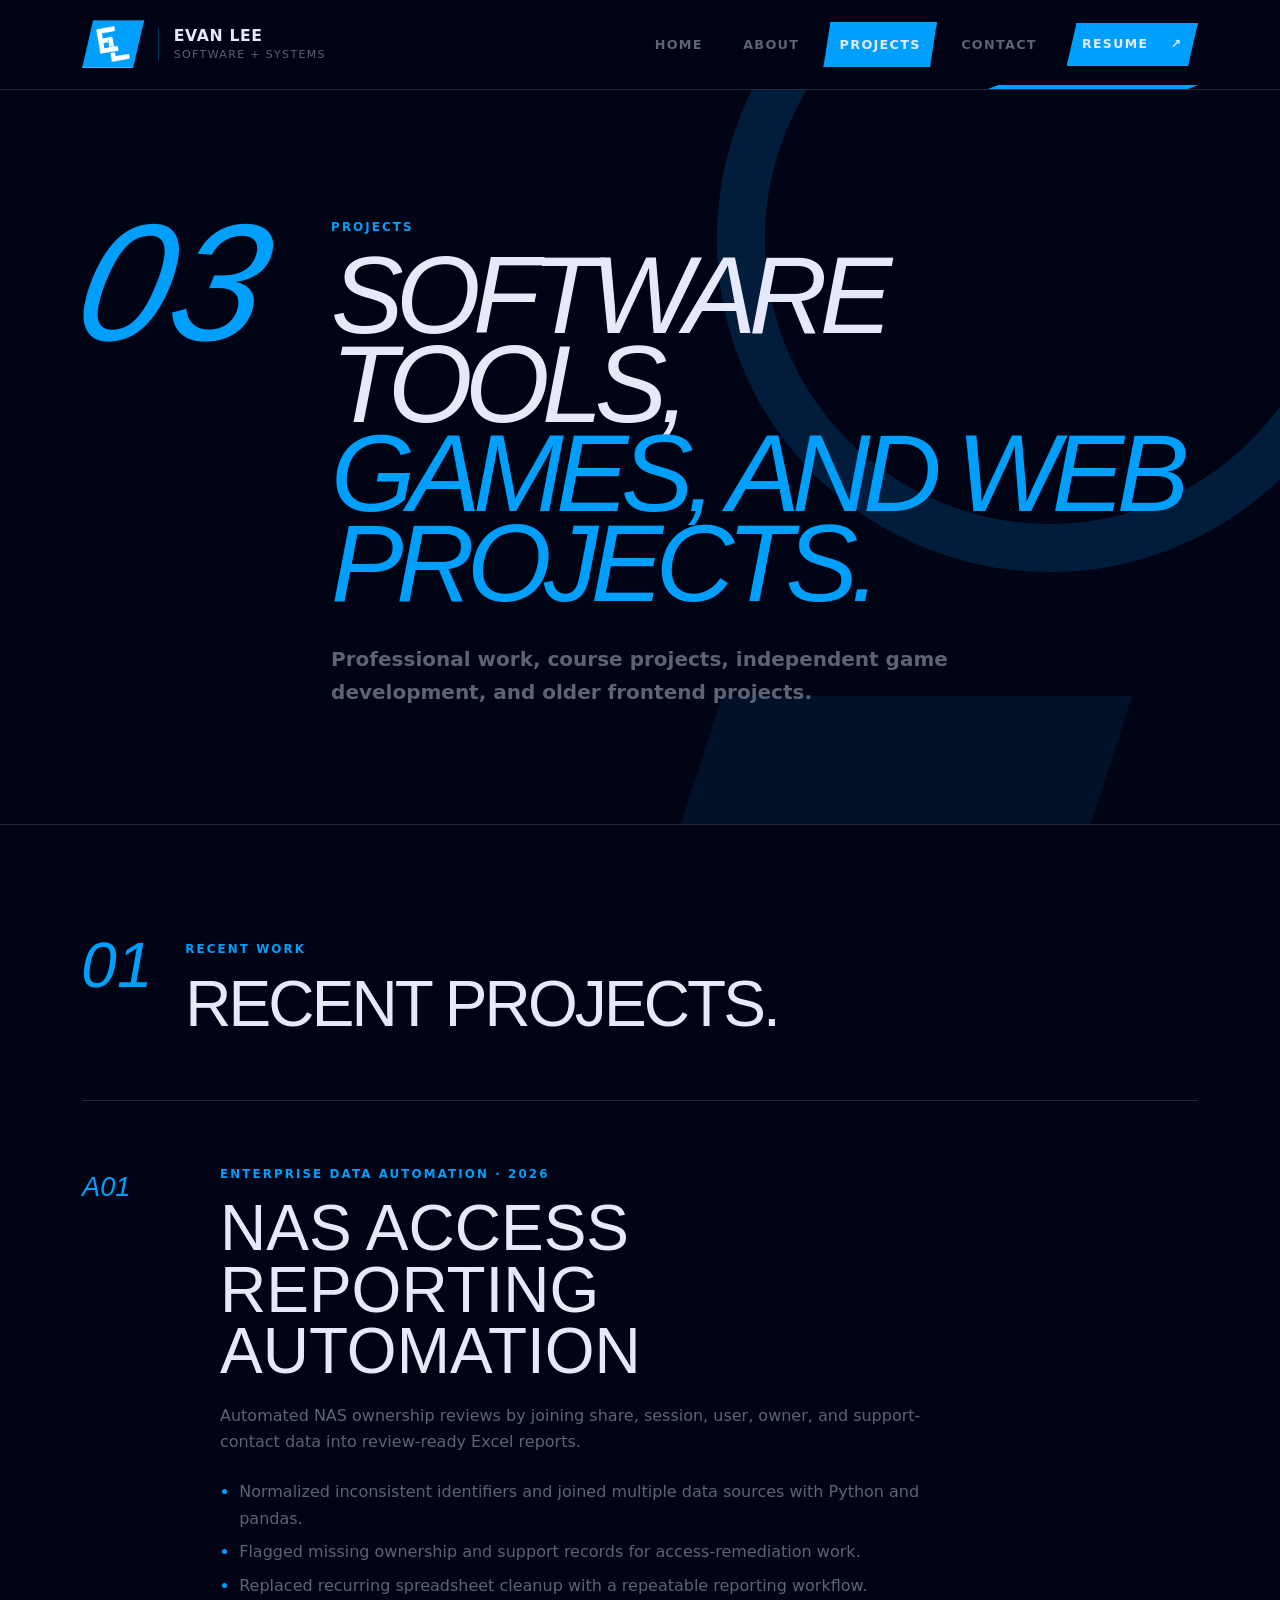
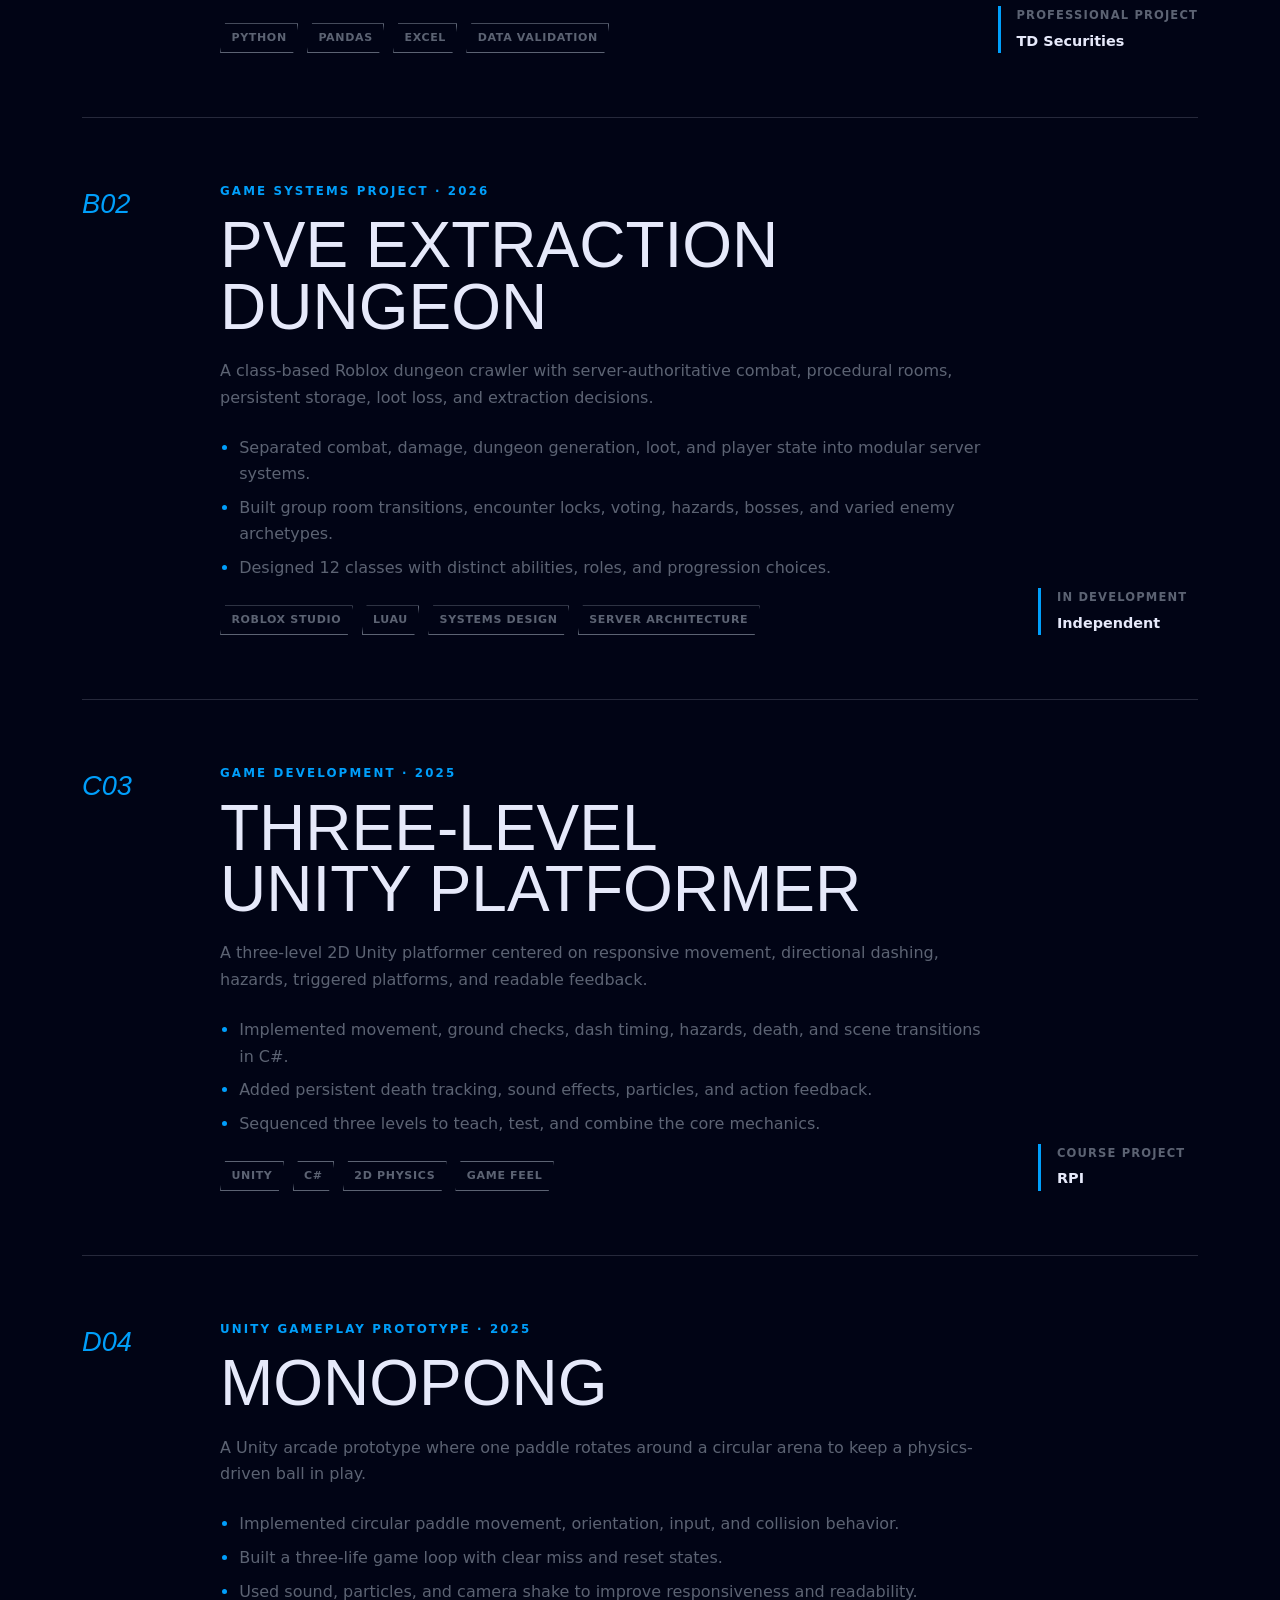
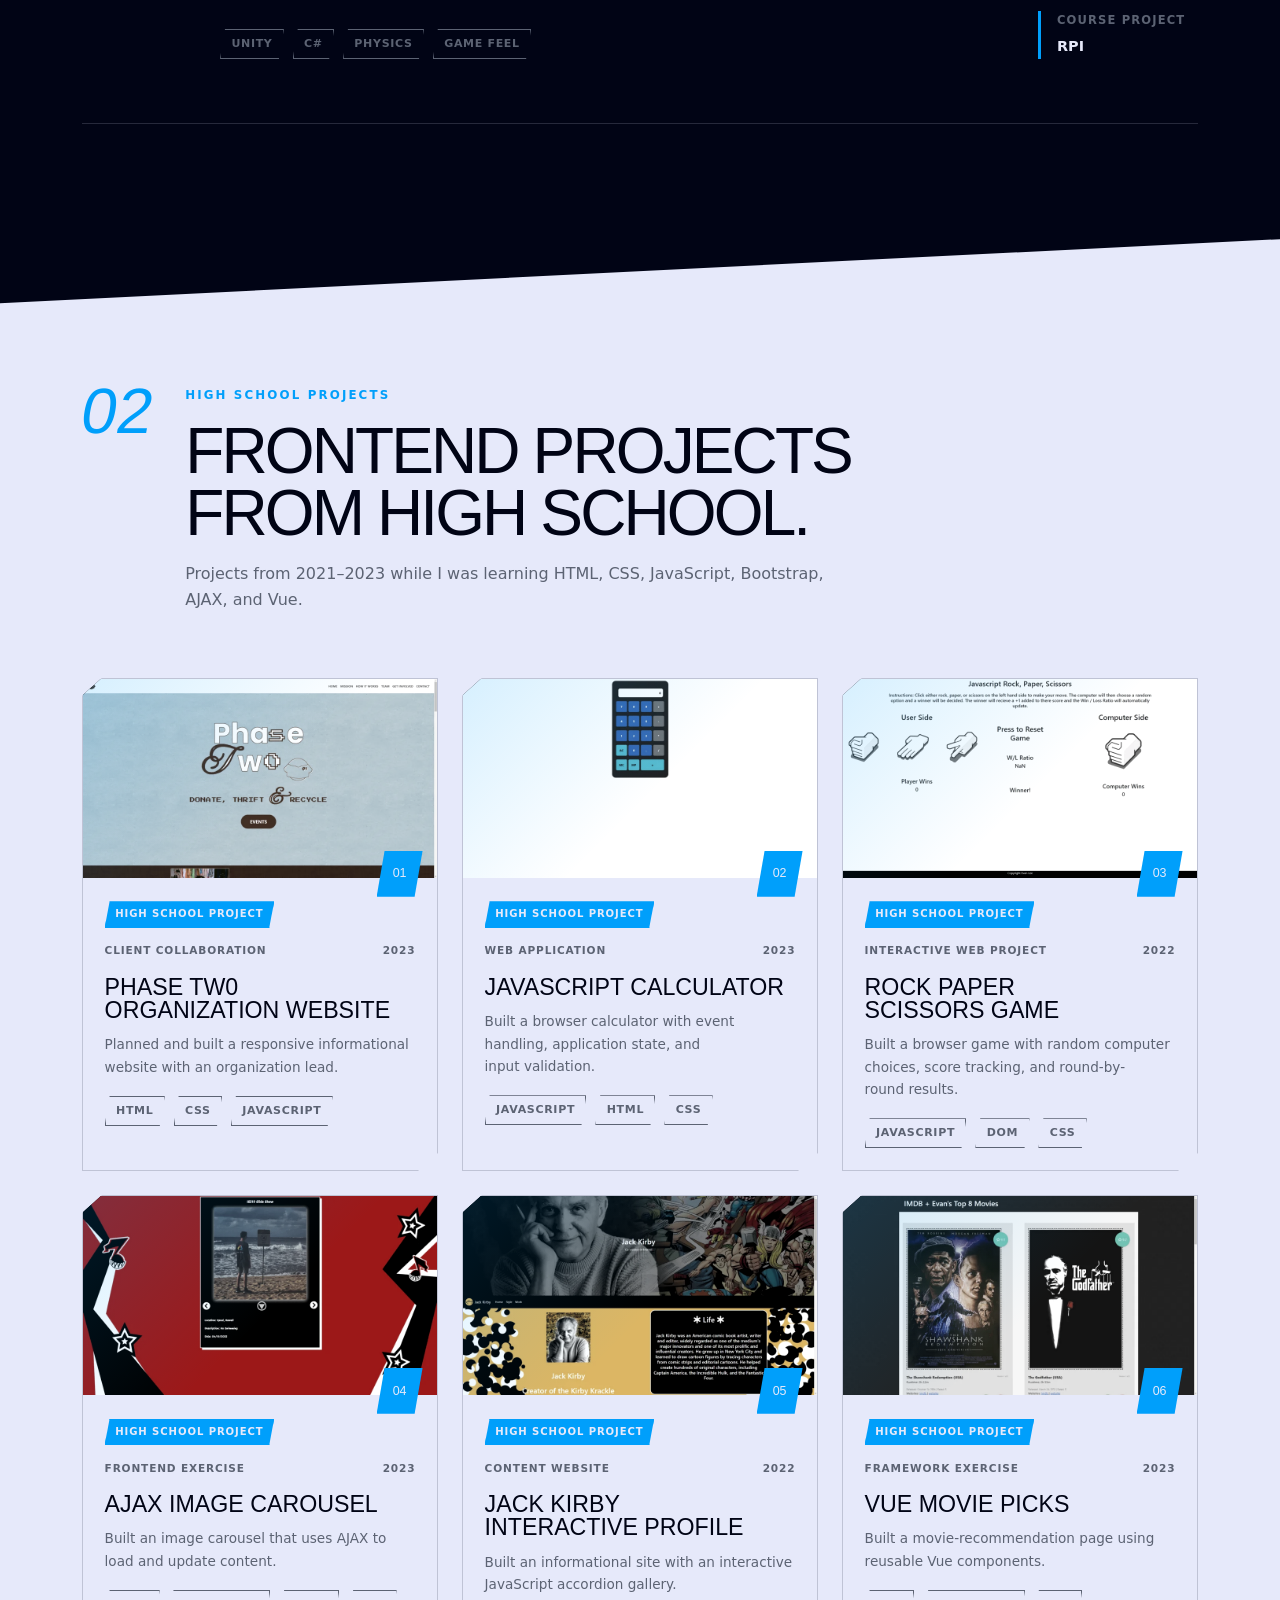
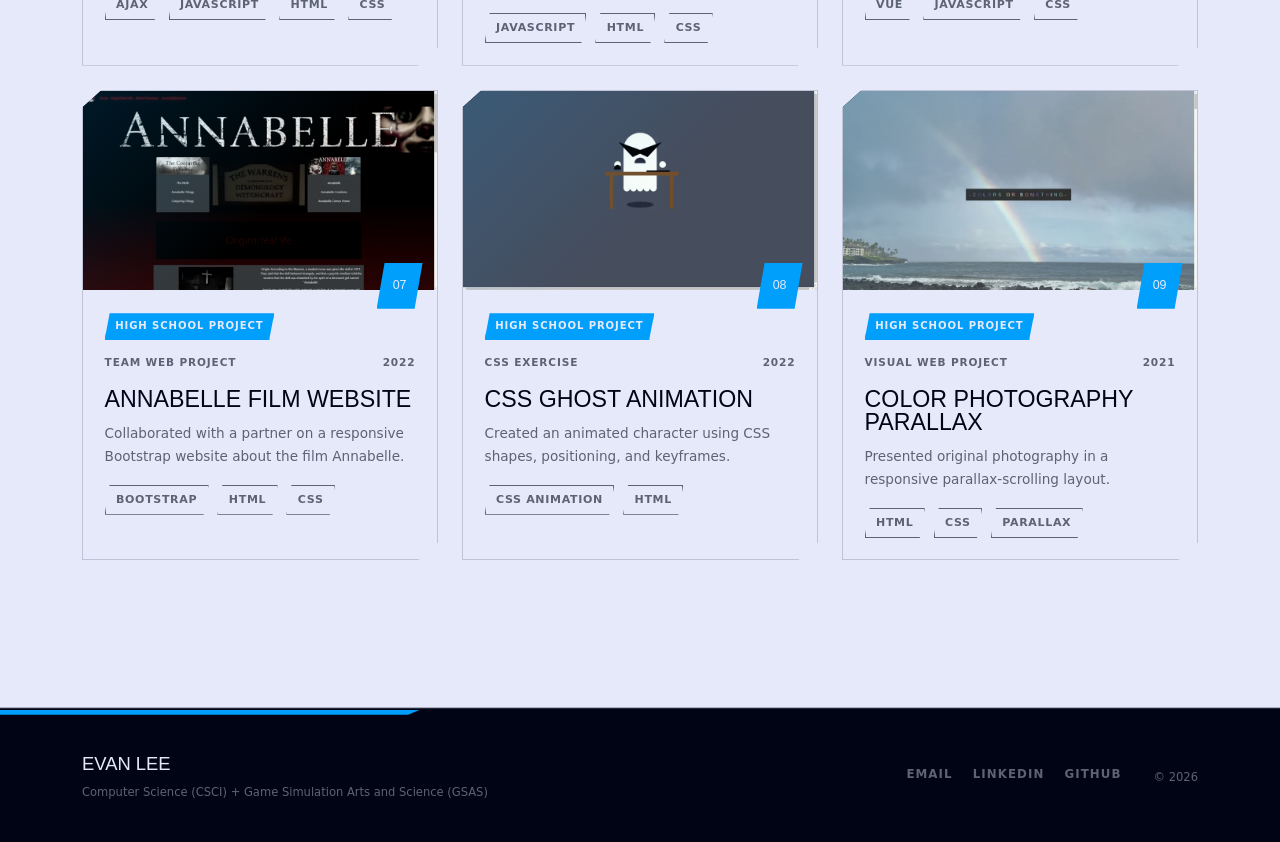
<file: projects.html>
<!doctype html>
<html lang="en">
<head>
  <meta charset="utf-8">
  <meta name="viewport" content="width=device-width, initial-scale=1">
  <meta name="description" content="Explore Evan Lee’s Python automation, platform engineering, Unity, Roblox, and frontend projects with concise implementation details.">
  <meta name="author" content="Evan Lee">
  <meta name="robots" content="index, follow, max-image-preview:large">
  <meta name="theme-color" content="#010415">
  <meta name="color-scheme" content="dark">
  <title>Projects | Evan Lee</title>
  <link rel="canonical" href="https://saltforsale.github.io/Portfolio-College/projects.html">
  <meta property="og:type" content="website">
  <meta property="og:site_name" content="Evan Lee Portfolio">
  <meta property="og:title" content="Software and Game Projects | Evan Lee">
  <meta property="og:description" content="Python automation, platform engineering, Unity, Roblox, and frontend projects with concise implementation details.">
  <meta property="og:url" content="https://saltforsale.github.io/Portfolio-College/projects.html">
  <meta property="og:image" content="https://saltforsale.github.io/Portfolio-College/assets/brand/evan-lee-social-card.png">
  <meta property="og:image:alt" content="Evan Lee — Software and systems portfolio">
  <meta name="twitter:card" content="summary_large_image">
  <meta name="twitter:title" content="Software and Game Projects | Evan Lee">
  <meta name="twitter:description" content="Python automation, platform engineering, Unity, Roblox, and frontend work.">
  <meta name="twitter:image" content="https://saltforsale.github.io/Portfolio-College/assets/brand/evan-lee-social-card.png">
  <link rel="icon" type="image/png" sizes="16x16" href="assets/brand/favicon-transparent-16.png">
  <link rel="icon" type="image/png" sizes="32x32" href="assets/brand/favicon-transparent-32.png">
  <link rel="icon" type="image/png" sizes="64x64" href="assets/brand/favicon-transparent-64.png">
  <link rel="icon" type="image/png" sizes="512x512" href="assets/brand/favicon-transparent-512.png">
  <link rel="apple-touch-icon" sizes="180x180" href="assets/brand/apple-touch-icon-transparent.png">
  <link rel="shortcut icon" href="assets/brand/favicon-transparent.ico">
  <link rel="stylesheet" href="assets/vendor/bootstrap.min.css">
  <link rel="stylesheet" href="css/site.css">
  <script type="application/ld+json">
  {
    "@context": "https://schema.org",
    "@type": "CollectionPage",
    "name": "Evan Lee — Software and Game Projects",
    "url": "https://saltforsale.github.io/Portfolio-College/projects.html",
    "author": {"@type": "Person", "@id": "https://saltforsale.github.io/Portfolio-College/#evan-lee", "name": "Evan Lee"},
    "mainEntity": {
      "@type": "ItemList",
      "itemListElement": [
        {"@type": "CreativeWork", "position": 1, "name": "NAS Access Reporting Automation", "description": "Python and pandas workflow that joins NAS share, session, user, owner, and support-contact data into review-ready Excel reports.", "url": "https://saltforsale.github.io/Portfolio-College/projects.html#nas"},
        {"@type": "VideoGame", "position": 2, "name": "PvE Extraction Dungeon", "description": "Class-based Roblox dungeon crawler with server-authoritative combat, procedural rooms, persistent storage, and extraction systems.", "url": "https://saltforsale.github.io/Portfolio-College/projects.html#dungeon"},
        {"@type": "VideoGame", "position": 3, "name": "Three-Level Unity Platformer", "description": "Three-level 2D Unity platformer with responsive movement, directional dashing, hazards, and triggered platforms.", "url": "https://saltforsale.github.io/Portfolio-College/projects.html#platformer"},
        {"@type": "VideoGame", "position": 4, "name": "Monopong", "description": "Unity arcade prototype with a rotating paddle inside a circular arena.", "url": "https://saltforsale.github.io/Portfolio-College/projects.html#monopong"}
      ]
    }
  }
  </script>
</head>
<body data-page="projects">
  <div class="page-grid" aria-hidden="true"></div>
  <a class="skip-link" href="#main-content">Skip to main content</a>
<nav class="navbar navbar-expand-lg site-nav sticky-top" aria-label="Primary navigation">
  <div class="container-fluid container-xl nav-frame">
    <div class="navbar-brand brand-identity">
      <a class="brand-logo-link" href="index.html" aria-label="Go to Evan Lee's homepage">
        <span class="brand-logo-plate" aria-hidden="true">
          <img src="assets/brand/brand-mark.png" alt="" width="800" height="800">
        </span>
      </a>
      <span class="brand-copy"><strong>Evan Lee</strong><small>Software + systems</small></span>
    </div>
    <button class="navbar-toggler menu-toggle" type="button" data-bs-toggle="collapse" data-bs-target="#mainNav" aria-controls="mainNav" aria-expanded="false" aria-label="Toggle navigation">
      <span></span><span></span><span></span>
    </button>
    <div class="collapse navbar-collapse" id="mainNav">
      <ul class="navbar-nav ms-auto align-items-lg-center nav-list">
        <li class="nav-item"><a class="nav-link" href="index.html"><span>Home</span></a></li><li class="nav-item"><a class="nav-link" href="about.html"><span>About</span></a></li><li class="nav-item"><a class="nav-link active" aria-current="page" href="projects.html"><span>Projects</span></a></li><li class="nav-item"><a class="nav-link" href="contact.html"><span>Contact</span></a></li>
        <li class="nav-item ms-lg-2"><a class="btn action-btn action-btn-solid action-btn-sm" href="assets/resume/Evan_Lee_Resume.pdf" target="_blank" rel="noopener"><span>Resume</span><span aria-hidden="true">↗</span></a></li>
      </ul>
    </div>
  </div>
</nav>
  <main id="main-content">
<header class="inner-hero inner-hero-projects">
  <div class="container-xl">
    <div class="inner-hero-grid">
      <div class="inner-index" aria-hidden="true">03</div>
      <div><p class="micro-label">Projects</p><h1>Software tools,<br><span>games, and web projects.</span></h1><p class="inner-lead">Professional work, course projects, independent game development, and older frontend projects.</p></div>
    </div>
  </div>
</header>

<section class="section-block" aria-labelledby="project-focus-title">
  <div class="container-xl">
    <header class="section-header">
      <div class="section-number">01</div>
      <div><p class="micro-label">Recent work</p><h2 id="project-focus-title">Recent projects.</h2></div>
    </header>
    <div class="featured-work-list" id="recent-projects" aria-live="polite"></div>
  </div>
</section>

<section class="section-block section-soft projects-archive-section" aria-labelledby="archive-title">
  <div class="container-xl">
    <header class="section-header">
      <div class="section-number">02</div>
      <div><p class="micro-label">High school projects</p><h2 id="archive-title">Frontend projects from high school.</h2><p class="section-copy">Projects from 2021–2023 while I was learning HTML, CSS, JavaScript, Bootstrap, AJAX, and Vue.</p></div>
    </header>
    <div class="row row-cols-1 row-cols-md-2 row-cols-xl-3 g-4" id="project-archive" aria-live="polite"></div>
  </div>
</section>
</main>
  <footer class="site-footer">
  <div class="container-xl footer-frame">
    <div>
      <p class="footer-name">Evan Lee</p>
      <p class="footer-note">Computer Science (CSCI) + Game Simulation Arts and Science (GSAS)</p>
    </div>
    <div class="footer-links" aria-label="External links">
      <a href="mailto:elee823@gmail.com">Email</a>
      <a href="https://www.linkedin.com/in/evanglee/" target="_blank" rel="noopener">LinkedIn</a>
      <a href="https://github.com/SaltForSale" target="_blank" rel="noopener">GitHub</a>
    </div>
    <p class="footer-copy">© <span data-current-year>2026</span></p>
  </div>
</footer>
  <script src="js/projects-data.js"></script>
  <script src="js/site.js"></script>
</body>
</html>
</file>
<file: css/site.css>
:root {
  --white: #e6e9fa;
  --gray: #5c6373;
  --black: #010415;
  --blue: #009ffb;
  --blue-08: rgba(0, 159, 251, 0.08);
  --blue-16: rgba(0, 159, 251, 0.16);
  --blue-30: rgba(0, 159, 251, 0.30);
  --white-08: rgba(230, 233, 250, 0.08);
  --white-16: rgba(230, 233, 250, 0.16);
  --white-36: rgba(230, 233, 250, 0.36);
  --gray-28: rgba(92, 99, 115, 0.28);
  --shadow: 0 24px 70px rgba(1, 4, 21, 0.34);
  --font-display: "Arial Black", "Helvetica Neue", Arial, sans-serif;
  --font-body: Inter, ui-sans-serif, system-ui, -apple-system, BlinkMacSystemFont, "Segoe UI", sans-serif;
}

* {
  box-sizing: border-box;
}

html {
  max-width: 100%;
  overflow-x: hidden;
  scroll-behavior: smooth;
  background: var(--black);
}

body {
  margin: 0;
  min-width: 320px;
  max-width: 100%;
  overflow-x: hidden;
  color: var(--white);
  background: var(--black);
  font-family: var(--font-body);
  line-height: 1.65;
  text-rendering: optimizeLegibility;
}

body::before {
  content: "";
  position: fixed;
  inset: 0;
  z-index: -3;
  pointer-events: none;
  background:
    radial-gradient(circle at 84% 14%, var(--blue-16), transparent 24rem),
    linear-gradient(112deg, transparent 0 68%, var(--blue-08) 68% 69%, transparent 69% 100%);
}

.page-grid {
  position: fixed;
  inset: 0;
  z-index: -2;
  pointer-events: none;
  opacity: 0.22;
  background-image:
    linear-gradient(var(--white-08) 1px, transparent 1px),
    linear-gradient(90deg, var(--white-08) 1px, transparent 1px);
  background-size: 56px 56px;
  mask-image: linear-gradient(to bottom, #000 0, transparent 70%);
}

img,
svg {
  max-width: 100%;
}

a {
  color: inherit;
}

button,
a {
  -webkit-tap-highlight-color: transparent;
}

::selection {
  color: var(--white);
  background: var(--blue);
}

h1,
h2,
h3 {
  text-wrap: balance;
}

p {
  text-wrap: pretty;
}

.skip-link {
  position: fixed;
  top: 0.75rem;
  left: 0.75rem;
  z-index: 1100;
  padding: 0.7rem 1rem;
  color: var(--white);
  background: var(--blue);
  border: 1px solid var(--white);
  transform: translateY(-180%);
}

.skip-link:focus {
  transform: translateY(0);
}

/* Navigation */
.site-nav {
  z-index: 1000;
  padding: 0.65rem 0;
  background: rgba(1, 4, 21, 0.92);
  border-bottom: 1px solid var(--white-16);
  backdrop-filter: blur(18px);
}

.nav-frame {
  position: relative;
  min-height: 68px;
}

.nav-frame::after {
  content: "";
  position: absolute;
  right: 0.75rem;
  bottom: -0.66rem;
  width: min(18vw, 210px);
  height: 4px;
  background: var(--blue);
  clip-path: polygon(10px 0, 100% 0, calc(100% - 10px) 100%, 0 100%);
}

.brand-identity {
  display: inline-flex;
  align-items: center;
  gap: 0.9rem;
  margin: 0;
  padding: 0;
  color: var(--white);
  white-space: nowrap;
}

.brand-logo-link {
  display: inline-flex;
  flex: 0 0 auto;
  color: var(--white);
  text-decoration: none;
}

.brand-logo-plate {
  position: relative;
  display: grid;
  place-items: center;
  width: 62px;
  height: 48px;
  overflow: hidden;
  background: var(--blue);
  clip-path: polygon(11px 0, 100% 0, calc(100% - 11px) 100%, 0 100%);
  box-shadow: inset 0 0 0 1px rgba(230, 233, 250, 0.28);
  transition: transform 160ms ease, box-shadow 160ms ease, filter 160ms ease;
}

.brand-logo-plate img {
  position: relative;
  z-index: 1;
  width: 43px;
  height: 38px;
  object-fit: contain;
  transition: transform 160ms ease;
}

.brand-logo-link:hover .brand-logo-plate,
.brand-logo-link:focus-visible .brand-logo-plate {
  filter: brightness(1.08) saturate(1.04);
  box-shadow: 0 4px 0 rgba(0, 159, 251, 0.22), inset 0 0 0 1px rgba(230, 233, 250, 0.62);
  transform: translateY(-2px);
}

.brand-logo-link:hover .brand-logo-plate img,
.brand-logo-link:focus-visible .brand-logo-plate img {
  transform: scale(1.035);
}

.brand-logo-link:active .brand-logo-plate {
  box-shadow: 0 1px 0 rgba(0, 159, 251, 0.16), inset 0 0 0 1px rgba(230, 233, 250, 0.48);
  transform: translateY(0);
}

.brand-copy {
  display: flex;
  flex-direction: column;
  padding-left: 0.9rem;
  border-left: 1px solid var(--blue-30);
  line-height: 1.05;
  pointer-events: none;
}

.brand-copy strong {
  color: var(--white);
  font-size: 0.98rem;
  letter-spacing: 0.04em;
  text-transform: uppercase;
}

.brand-copy small {
  margin-top: 0.28rem;
  color: var(--gray);
  font-size: 0.69rem;
  letter-spacing: 0.12em;
  text-transform: uppercase;
}

.nav-list {
  gap: 0.2rem;
}

.site-nav .nav-link {
  position: relative;
  margin: 0.15rem;
  padding: 0.7rem 0.95rem !important;
  color: var(--gray);
  border: 1px solid transparent;
  font-size: 0.8rem;
  font-weight: 800;
  letter-spacing: 0.1em;
  text-transform: uppercase;
  clip-path: polygon(7px 0, 100% 0, calc(100% - 7px) 100%, 0 100%);
  transition: color 180ms ease, background-color 180ms ease, border-color 180ms ease, transform 180ms ease;
}

.site-nav .nav-link.active {
  color: var(--white);
  background: var(--blue);
  border-color: var(--blue);
}

.site-nav .nav-link.active * {
  color: var(--white);
}

.site-nav .nav-link:hover,
.site-nav .nav-link:focus-visible {
  color: var(--white);
  border-color: var(--white);
  transform: translateY(-2px) skewX(-2deg);
}

.site-nav .nav-link:hover *,
.site-nav .nav-link:focus-visible * {
  color: var(--white);
}

.menu-toggle {
  width: 48px;
  height: 42px;
  padding: 0.55rem 0.7rem;
  border: 1px solid var(--gray);
  border-radius: 0;
  clip-path: polygon(8px 0, 100% 0, calc(100% - 8px) 100%, 0 100%);
  transition: border-color 180ms ease, background-color 180ms ease, transform 180ms ease;
}

.menu-toggle span {
  display: block;
  width: 100%;
  height: 2px;
  margin: 4px 0;
  background: var(--white);
}

.menu-toggle:hover,
.menu-toggle:focus-visible {
  background: var(--blue);
  border-color: var(--white);
  transform: translateY(-2px);
}

.menu-toggle:focus {
  box-shadow: none;
}

/* Shared type and buttons */
.micro-label {
  margin: 0 0 0.85rem;
  color: var(--blue);
  font-size: 0.74rem;
  font-weight: 900;
  letter-spacing: 0.18em;
  text-transform: uppercase;
}

.action-btn {
  display: inline-flex;
  align-items: center;
  justify-content: space-between;
  gap: 1.4rem;
  min-width: 176px;
  padding: 0.9rem 1.15rem;
  color: var(--white);
  border: 1px solid var(--blue);
  border-radius: 0;
  font-size: 0.78rem;
  font-weight: 900;
  letter-spacing: 0.11em;
  text-transform: uppercase;
  clip-path: polygon(10px 0, 100% 0, calc(100% - 10px) 100%, 0 100%);
  transition: color 180ms ease, background-color 180ms ease, border-color 180ms ease, transform 180ms ease, box-shadow 180ms ease;
}

.action-btn-solid {
  color: var(--white);
  background: var(--blue);
}

.action-btn-solid * {
  color: var(--white);
}

.action-btn-outline {
  color: var(--white);
  background: transparent;
  border-color: var(--gray);
}

.action-btn-sm {
  min-width: 128px;
  padding: 0.72rem 0.9rem;
}

.action-btn:hover,
.action-btn:focus-visible {
  color: var(--white);
  background: transparent;
  border-color: var(--white);
  box-shadow: 8px 8px 0 var(--blue-30);
  transform: translate(-3px, -3px);
}

.action-btn:hover *,
.action-btn:focus-visible * {
  color: var(--white);
}

.action-btn-outline:hover,
.action-btn-outline:focus-visible {
  color: var(--white);
  background: var(--blue);
}

.action-btn:active {
  transform: translate(0, 0);
  box-shadow: none;
}

.text-link {
  display: inline-flex;
  align-items: center;
  justify-content: flex-end;
  gap: 0.75rem;
  padding: 0.55rem 0;
  color: var(--blue);
  border-bottom: 1px solid var(--blue);
  font-size: 0.78rem;
  font-weight: 900;
  letter-spacing: 0.1em;
  text-decoration: none;
  text-transform: uppercase;
  transition: color 180ms ease, border-color 180ms ease, transform 180ms ease;
}

.text-link:hover,
.text-link:focus-visible {
  color: var(--white);
  border-color: var(--white);
  transform: translateX(5px);
}

.text-link:hover *,
.text-link:focus-visible * {
  color: var(--white);
}

.text-link-light {
  color: var(--white);
  border-color: var(--white);
}

.section-block {
  position: relative;
  padding: clamp(5.25rem, 9vw, 8.5rem) 0;
}

.section-soft {
  color: var(--black);
  background: var(--white);
  clip-path: polygon(0 4rem, 100% 0, 100% calc(100% - 3rem), 0 100%);
  padding-top: calc(clamp(5.25rem, 9vw, 8.5rem) + 2rem);
  padding-bottom: calc(clamp(5.25rem, 9vw, 8.5rem) + 2rem);
}

.section-soft .micro-label {
  color: var(--blue);
}

.section-blue {
  color: var(--white);
  background: var(--blue);
  clip-path: polygon(0 3.5rem, 100% 0, 100% calc(100% - 3.5rem), 0 100%);
  padding-top: calc(clamp(5.25rem, 9vw, 8.5rem) + 2rem);
  padding-bottom: calc(clamp(5.25rem, 9vw, 8.5rem) + 2rem);
}

.section-header {
  display: grid;
  grid-template-columns: auto minmax(0, 1fr) auto;
  align-items: end;
  gap: clamp(1rem, 3vw, 2rem);
  margin-bottom: clamp(2.5rem, 5vw, 4.5rem);
}

.section-header h2,
.display-section {
  max-width: 900px;
  margin: 0;
  color: var(--white);
  font-family: var(--font-display);
  font-size: clamp(2rem, 5vw, 4.6rem);
  line-height: 0.98;
  letter-spacing: -0.045em;
  text-transform: uppercase;
}

.section-soft .section-header h2,
.section-soft .display-section {
  color: var(--black);
}

.section-number {
  align-self: start;
  color: var(--blue);
  font-family: var(--font-display);
  font-size: clamp(2.5rem, 5vw, 5rem);
  line-height: 0.8;
  transform: skewX(-10deg);
}

.section-copy {
  max-width: 640px;
  margin: 1rem 0 0;
  color: var(--gray);
}

.section-header-inverse .section-number,
.section-header-inverse .micro-label {
  color: var(--white);
}

/* Home hero */
.hero-section {
  position: relative;
  padding: clamp(3rem, 7vw, 6rem) 0 clamp(5rem, 10vw, 9rem);
}

.hero-stage {
  position: relative;
  isolation: isolate;
  min-height: 660px;
  padding: clamp(3rem, 7vw, 6rem) clamp(1.2rem, 4vw, 4rem) clamp(2.5rem, 6vw, 5rem);
  overflow: hidden;
  border: 1px solid var(--white-16);
  background:
    linear-gradient(135deg, var(--blue-08), transparent 42%),
    rgba(1, 4, 21, 0.82);
  box-shadow: var(--shadow);
  clip-path: polygon(0 34px, 36px 0, 100% 0, 100% calc(100% - 48px), calc(100% - 52px) 100%, 0 100%);
}

.hero-stage::before {
  content: "";
  position: absolute;
  top: 0;
  right: 7%;
  z-index: -1;
  width: min(34vw, 440px);
  height: 100%;
  background: var(--blue);
  opacity: 0.12;
  transform: skewX(-16deg);
  transform-origin: top;
}

.hero-stage::after {
  content: "SYSTEM / BUILD / ITERATE";
  position: absolute;
  right: -4.5rem;
  bottom: 7.5rem;
  z-index: -1;
  color: var(--white-08);
  font-family: var(--font-display);
  font-size: clamp(1.5rem, 4vw, 4rem);
  letter-spacing: 0.08em;
  transform: rotate(-90deg);
  transform-origin: center;
  white-space: nowrap;
}

.hero-index {
  position: absolute;
  top: 1rem;
  right: 1.2rem;
  z-index: 2;
  color: var(--blue);
  font-family: var(--font-display);
  font-size: clamp(4rem, 12vw, 10rem);
  line-height: 1;
  opacity: 0.5;
  transform: skewX(-12deg);
}

.hero-rings {
  position: absolute;
  top: 15%;
  right: 3%;
  z-index: -1;
  width: min(35vw, 390px);
  aspect-ratio: 1;
}

.hero-rings span {
  position: absolute;
  inset: 0;
  border: 1px solid var(--blue-30);
  border-radius: 50%;
}

.hero-rings span:nth-child(2) {
  inset: 17%;
  border-width: 10px;
  opacity: 0.38;
}

.hero-rings span:nth-child(3) {
  inset: 37%;
  background: var(--blue-16);
  border: 0;
}

.hero-name {
  display: flex;
  flex-direction: column;
  max-width: 760px;
  margin-top: 1.2rem;
  color: var(--white);
  font-family: var(--font-display);
  font-size: clamp(5.2rem, 14vw, 11.5rem);
  font-style: italic;
  font-weight: 900;
  line-height: 0.69;
  letter-spacing: -0.09em;
  text-transform: uppercase;
}

.hero-name-top {
  position: relative;
  z-index: 1;
  text-shadow: 8px 8px 0 var(--blue);
}

.hero-name-bottom {
  position: relative;
  top: -2px;
  left: 7px;
  margin-top: 0.04em;
  margin-left: clamp(1.6rem, 6vw, 5rem);
  color: var(--blue);
  text-shadow: 5px 5px 0 var(--white);
}

.hero-statement {
  display: flex;
  align-items: stretch;
  gap: 1rem;
  max-width: 660px;
  margin: clamp(2.25rem, 6vw, 4rem) 0 2rem;
}

.hero-statement .slash {
  width: 9px;
  flex: 0 0 9px;
  background: var(--blue);
  transform: skewX(-16deg);
}

.hero-statement p {
  margin: 0;
  color: var(--white);
  font-size: clamp(1rem, 2vw, 1.35rem);
  font-weight: 700;
  line-height: 1.45;
}

.hero-actions {
  display: flex;
  flex-wrap: wrap;
  gap: 0.9rem;
}

.status-panel {
  position: relative;
  margin-top: 3rem;
  color: var(--black);
  background: var(--white);
  border: 1px solid var(--white);
  box-shadow: 12px 12px 0 var(--blue-30);
  clip-path: polygon(0 22px, 24px 0, 100% 0, 100% calc(100% - 22px), calc(100% - 24px) 100%, 0 100%);
}

.status-panel::before {
  content: "";
  position: absolute;
  top: 0;
  left: 0;
  width: 42%;
  height: 7px;
  background: var(--blue);
}

.status-head,
.status-row,
.status-footer {
  display: flex;
  align-items: center;
  gap: 0.85rem;
  padding: 1rem 1.1rem;
  border-bottom: 1px solid rgba(92, 99, 115, 0.28);
}

.status-head {
  justify-content: space-between;
  color: var(--gray);
  font-size: 0.7rem;
  font-weight: 900;
  letter-spacing: 0.12em;
  text-transform: uppercase;
}

.status-code {
  color: var(--blue);
}

.status-number {
  display: grid;
  place-items: center;
  width: 30px;
  height: 30px;
  flex: 0 0 30px;
  color: var(--white);
  background: var(--blue);
  font-family: var(--font-display);
  font-size: 0.75rem;
  transform: skewX(-8deg);
}

.status-row strong,
.status-row small {
  display: block;
}

.status-row strong {
  font-size: 0.93rem;
  line-height: 1.25;
}

.status-row small {
  margin-top: 0.25rem;
  color: var(--gray);
  font-size: 0.74rem;
  line-height: 1.35;
}

.status-footer {
  align-items: flex-start;
  justify-content: space-between;
  border-bottom: 0;
}

.status-footer span {
  color: var(--gray);
  font-size: 0.7rem;
  font-weight: 900;
  letter-spacing: 0.12em;
  text-transform: uppercase;
}

.status-footer strong {
  max-width: 180px;
  color: var(--blue);
  font-size: 0.88rem;
  text-align: right;
}

/* Experience */
.experience-stack {
  border-top: 1px solid var(--white-16);
}

.experience-strip {
  display: grid;
  grid-template-columns: 100px minmax(220px, 0.8fr) minmax(280px, 1.4fr) 250px;
  align-items: center;
  gap: clamp(1rem, 3vw, 2.2rem);
  padding: 2rem 0;
  border-bottom: 1px solid var(--white-16);
}

.experience-date {
  color: var(--blue);
  font-family: var(--font-display);
  font-size: 2rem;
  font-style: italic;
}

.experience-company span,
.experience-company small {
  display: block;
}

.experience-company span {
  color: var(--white);
  font-size: 1rem;
  font-weight: 900;
}

.experience-company small {
  margin-top: 0.3rem;
  color: var(--gray);
  font-size: 0.78rem;
}

.experience-strip p {
  margin: 0;
  color: var(--gray);
  font-size: 0.91rem;
}

.experience-tags {
  display: flex;
  flex-wrap: wrap;
  justify-content: flex-end;
  gap: 0.45rem;
}

.experience-tags span,
.chip-list span {
  display: inline-flex;
  align-items: center;
  min-height: 30px;
  padding: 0.3rem 0.65rem;
  color: var(--gray);
  border: 1px solid currentColor;
  font-size: 0.69rem;
  font-weight: 800;
  letter-spacing: 0.06em;
  text-transform: uppercase;
  clip-path: polygon(5px 0, 100% 0, calc(100% - 5px) 100%, 0 100%);
}

.section-soft .chip-list span {
  color: var(--gray);
}

/* Featured project links generated on home */
.featured-project-link {
  display: block;
  height: 100%;
  color: var(--white);
  text-decoration: none;
}

.featured-project-card {
  position: relative;
  height: 100%;
  min-height: 350px;
  padding: 2rem;
  overflow: hidden;
  color: var(--white);
  background: var(--black);
  border: 1px solid var(--black);
  clip-path: polygon(0 18px, 20px 0, 100% 0, 100% calc(100% - 24px), calc(100% - 26px) 100%, 0 100%);
  transition: color 190ms ease, border-color 190ms ease, transform 190ms ease, box-shadow 190ms ease;
}

.featured-project-card::before {
  content: attr(data-index);
  position: absolute;
  top: -0.2rem;
  right: 0.5rem;
  color: var(--blue-30);
  font-family: var(--font-display);
  font-size: 7rem;
  line-height: 1;
  transform: skewX(-10deg);
}

.featured-project-card::after {
  content: "";
  position: absolute;
  right: -36px;
  bottom: 35px;
  width: 130px;
  height: 130px;
  border: 18px solid var(--blue-16);
  border-radius: 50%;
}

.featured-project-link:hover .featured-project-card,
.featured-project-link:focus-visible .featured-project-card {
  color: var(--white);
  border-color: var(--white);
  box-shadow: 10px 10px 0 rgba(230, 233, 250, 0.28);
  transform: translate(-4px, -4px) rotate(-0.4deg);
}

.featured-project-link:hover .featured-project-card *,
.featured-project-link:focus-visible .featured-project-card * {
  color: var(--white);
  border-color: var(--white);
}

.project-card-meta {
  display: flex;
  justify-content: space-between;
  gap: 1rem;
  margin-bottom: 3.5rem;
  color: var(--gray);
  font-size: 0.69rem;
  font-weight: 900;
  letter-spacing: 0.1em;
  text-transform: uppercase;
}

.featured-project-card h3 {
  position: relative;
  z-index: 1;
  margin: 0 0 1rem;
  color: var(--white);
  font-family: var(--font-display);
  font-size: clamp(1.7rem, 3vw, 2.5rem);
  line-height: 0.98;
  text-transform: uppercase;
}

.featured-project-card p {
  position: relative;
  z-index: 1;
  margin: 0 0 1.5rem;
  color: var(--gray);
  font-size: 0.88rem;
}

.featured-project-card .chip-list {
  position: relative;
  z-index: 1;
}

.featured-project-card .chip-list span {
  color: var(--gray);
}

.project-open {
  position: absolute;
  right: 1.5rem;
  bottom: 1.35rem;
  z-index: 1;
  color: var(--blue);
  font-family: var(--font-display);
  font-size: 1.5rem;
}

.contact-banner {
  position: relative;
  display: grid;
  grid-template-columns: minmax(0, 1fr) auto;
  align-items: end;
  gap: 2rem;
  padding: clamp(2.5rem, 6vw, 5rem);
  overflow: hidden;
  border: 1px solid var(--white-16);
  background: linear-gradient(110deg, var(--blue-16), transparent 60%);
  clip-path: polygon(0 28px, 30px 0, 100% 0, 100% calc(100% - 28px), calc(100% - 30px) 100%, 0 100%);
}

.contact-banner::after {
  content: "";
  position: absolute;
  top: -120px;
  right: 8%;
  width: 330px;
  height: 330px;
  border: 28px solid var(--blue-16);
  border-radius: 50%;
}

.contact-banner-index {
  position: absolute;
  top: -0.3rem;
  right: 1rem;
  color: var(--white-08);
  font-family: var(--font-display);
  font-size: clamp(5rem, 12vw, 10rem);
  line-height: 1;
}

.contact-banner h2 {
  position: relative;
  z-index: 1;
  max-width: 920px;
  margin: 0;
  color: var(--white);
  font-family: var(--font-display);
  font-size: clamp(2rem, 5vw, 4.5rem);
  line-height: 0.98;
  letter-spacing: -0.045em;
  text-transform: uppercase;
}

.contact-banner p:last-child {
  position: relative;
  z-index: 1;
  max-width: 740px;
  margin: 1.2rem 0 0;
  color: var(--gray);
}

.contact-banner .action-btn {
  position: relative;
  z-index: 2;
}

/* Inner heroes */
.inner-hero {
  position: relative;
  padding: clamp(5rem, 10vw, 9rem) 0 clamp(4rem, 9vw, 8rem);
  overflow: hidden;
  border-bottom: 1px solid var(--white-16);
}

.inner-hero::before {
  content: "";
  position: absolute;
  top: -25%;
  right: -8%;
  width: min(52vw, 760px);
  aspect-ratio: 1;
  border: clamp(18px, 4vw, 48px) solid var(--blue-16);
  border-radius: 50%;
}

.inner-hero::after {
  content: "";
  position: absolute;
  right: 14%;
  bottom: -4rem;
  width: 32vw;
  max-width: 480px;
  height: 12rem;
  background: var(--blue-08);
  transform: skewX(-18deg);
}

.inner-hero-grid {
  position: relative;
  z-index: 1;
  display: grid;
  grid-template-columns: auto minmax(0, 1fr);
  gap: clamp(1.5rem, 5vw, 5rem);
  align-items: start;
}

.inner-index {
  color: var(--blue);
  font-family: var(--font-display);
  font-size: clamp(4.5rem, 13vw, 11rem);
  font-style: italic;
  line-height: 0.78;
  transform: skewX(-12deg);
}

.inner-hero h1 {
  max-width: 1050px;
  margin: 0;
  color: var(--white);
  font-family: var(--font-display);
  font-size: clamp(3rem, 8.5vw, 8rem);
  font-style: italic;
  line-height: 0.82;
  letter-spacing: -0.07em;
  text-transform: uppercase;
}

.inner-hero h1 span {
  color: var(--blue);
}

.inner-lead {
  max-width: 760px;
  margin: 2.2rem 0 0;
  color: var(--gray);
  font-size: clamp(1rem, 2vw, 1.25rem);
  font-weight: 600;
}

/* About */
.portrait-frame {
  position: relative;
  width: min(100%, 380px);
  margin: 0 auto;
  padding: 9px;
  background: var(--blue);
  box-shadow: 9px 9px 0 var(--white-08);
  clip-path: polygon(0 34px, 36px 0, 100% 0, 100% calc(100% - 34px), calc(100% - 36px) 100%, 0 100%);
}

.portrait-frame::before {
  content: "";
  position: absolute;
  top: 1.5rem;
  right: -0.75rem;
  width: 44px;
  height: 118px;
  background: var(--white);
  clip-path: polygon(12px 0, 100% 0, calc(100% - 12px) 100%, 0 100%);
}

.portrait-frame picture,
.portrait-frame img {
  display: block;
  width: 100%;
}

.portrait-frame img {
  aspect-ratio: 1;
  object-fit: cover;
  object-position: center;
  filter: saturate(0.9) contrast(1.05);
}

.portrait-frame figcaption {
  display: flex;
  align-items: center;
  justify-content: space-between;
  gap: 1rem;
  padding: 0.65rem 0.45rem 0.1rem;
  color: var(--white);
  font-size: 0.72rem;
  letter-spacing: 0.1em;
  text-transform: uppercase;
}

.body-copy {
  max-width: 830px;
  margin-top: 2rem;
}

.body-copy p {
  color: var(--gray);
  font-size: 1.03rem;
}

.body-copy strong {
  color: var(--white);
}

.info-panel {
  position: relative;
  padding: clamp(2rem, 5vw, 3.5rem);
  overflow: hidden;
  color: var(--black);
  background: transparent;
  border: 1px solid var(--gray-28);
  clip-path: polygon(0 24px, 26px 0, 100% 0, 100% calc(100% - 24px), calc(100% - 26px) 100%, 0 100%);
}
.info-panel::before,
.availability-panel::before {
  content: "";
  position: absolute;
  top: 0;
  left: 0;
  z-index: 1;
  width: min(42%, 190px);
  height: 6px;
  background: var(--blue);
  clip-path: polygon(0 0, 100% 0, calc(100% - 8px) 100%, 0 100%);
}


.info-panel::after,
.availability-panel::after {
  content: "";
  position: absolute;
  right: -50px;
  bottom: -50px;
  width: 170px;
  height: 170px;
  border: 22px solid var(--blue-16);
  border-radius: 50%;
}

.panel-index {
  position: absolute;
  top: -0.7rem;
  right: 1rem;
  color: var(--blue-16);
  font-family: var(--font-display);
  font-size: 7rem;
  line-height: 1;
}

.info-panel h2,
.availability-panel h2 {
  position: relative;
  z-index: 1;
  margin: 0;
  font-family: var(--font-display);
  font-size: clamp(1.8rem, 4vw, 3rem);
  line-height: 1;
  text-transform: uppercase;
}

.panel-subtitle {
  margin: 1rem 0 0;
  color: var(--gray);
  font-weight: 700;
}

.panel-meta {
  margin: 0.35rem 0 0;
  color: var(--blue);
  font-size: 0.78rem;
  font-weight: 900;
  letter-spacing: 0.08em;
  text-transform: uppercase;
}

.rule {
  width: 100%;
  height: 1px;
  margin: 2rem 0;
  background: var(--gray-28);
}

.info-panel h3,
.skill-block h3 {
  color: var(--black);
  font-size: 0.75rem;
  font-weight: 900;
  letter-spacing: 0.12em;
  text-transform: uppercase;
}

.skill-block + .skill-block {
  margin-top: 2rem;
}

.chip-list {
  position: relative;
  z-index: 1;
  display: flex;
  flex-wrap: wrap;
  gap: 0.55rem;
}

.timeline-list {
  border-top: 1px solid var(--white-16);
}

.timeline-entry {
  display: grid;
  grid-template-columns: minmax(100px, 0.2fr) minmax(0, 1fr);
  gap: clamp(1.5rem, 5vw, 5rem);
  padding: clamp(2rem, 5vw, 4rem) 0;
  border-bottom: 1px solid var(--white-16);
}

.timeline-date strong,
.timeline-date span {
  display: block;
}

.timeline-date strong {
  color: var(--blue);
  font-family: var(--font-display);
  font-size: clamp(2.2rem, 5vw, 4rem);
  font-style: italic;
  line-height: 1;
}

.timeline-date span {
  margin-top: 0.45rem;
  color: var(--gray);
  font-size: 0.72rem;
  font-weight: 900;
  letter-spacing: 0.11em;
  text-transform: uppercase;
}

.timeline-heading {
  display: flex;
  align-items: start;
  justify-content: space-between;
  gap: 1rem;
  margin-bottom: 1.5rem;
}

.timeline-heading p {
  margin: 0 0 0.35rem;
  color: var(--blue);
  font-size: 0.76rem;
  font-weight: 900;
  letter-spacing: 0.1em;
  text-transform: uppercase;
}

.timeline-heading h3 {
  margin: 0;
  color: var(--white);
  font-family: var(--font-display);
  font-size: clamp(1.65rem, 4vw, 3rem);
  line-height: 1;
  text-transform: uppercase;
}

.timeline-heading > span {
  color: var(--gray);
  font-size: 0.78rem;
  white-space: nowrap;
}

.timeline-body ul {
  margin: 0;
  padding-left: 1.2rem;
  color: var(--gray);
}

.timeline-body li + li {
  margin-top: 0.65rem;
}

.timeline-body li::marker {
  color: var(--blue);
}

/* Projects */
.featured-work-list {
  border-top: 1px solid var(--white-16);
}

.feature-work {
  position: relative;
  display: grid;
  grid-template-columns: 90px minmax(0, 1fr) minmax(160px, auto);
  gap: clamp(1rem, 4vw, 3rem);
  padding: clamp(2rem, 5vw, 4rem) 0;
  border-bottom: 1px solid var(--white-16);
}

.feature-code {
  color: var(--blue);
  font-family: var(--font-display);
  font-size: 1.7rem;
  font-style: italic;
}

.feature-main h3 {
  margin: 0;
  color: var(--white);
  font-family: var(--font-display);
  font-size: clamp(2rem, 5vw, 4.2rem);
  line-height: 0.96;
  text-transform: uppercase;
}

.feature-main > p:not(.micro-label) {
  max-width: 810px;
  margin: 1.25rem 0 1.5rem;
  color: var(--gray);
}

.feature-description,
.feature-summary {
  max-width: 860px;
  margin: 1.25rem 0 1.5rem;
}

.feature-description p {
  margin: 0;
  color: var(--gray);
}

.feature-description p + p {
  margin-top: 0.9rem;
}

.feature-highlights {
  max-width: 860px;
  margin: 0 0 1.5rem;
  padding-left: 1.2rem;
  color: var(--gray);
}

.feature-highlights li + li {
  margin-top: 0.45rem;
}

.feature-highlights li::marker {
  color: var(--blue);
}

/* Keep the high-school project section angled at the top but flush at the footer. */
.projects-archive-section {
  clip-path: polygon(0 4rem, 100% 0, 100% 100%, 0 100%);
}

.feature-status {
  align-self: end;
  padding-left: 1rem;
  border-left: 3px solid var(--blue);
}

.feature-status span,
.feature-status strong {
  display: block;
}

.feature-status span {
  color: var(--gray);
  font-size: 0.72rem;
  font-weight: 900;
  letter-spacing: 0.1em;
  text-transform: uppercase;
}

.feature-status strong {
  margin-top: 0.3rem;
  color: var(--white);
  font-size: 0.9rem;
}

.archive-link {
  display: block;
  height: 100%;
  color: var(--black);
  text-decoration: none;
}

.archive-card {
  height: 100%;
  overflow: hidden;
  color: var(--black);
  background: transparent;
  border: 1px solid var(--gray-28);
  clip-path: polygon(0 18px, 20px 0, 100% 0, 100% calc(100% - 18px), calc(100% - 20px) 100%, 0 100%);
  transition: color 190ms ease, background-color 190ms ease, border-color 190ms ease, transform 190ms ease, box-shadow 190ms ease;
}

.archive-image {
  position: relative;
  aspect-ratio: 16 / 9;
  overflow: hidden;
  background: var(--black);
}

.archive-image::after {
  content: "";
  position: absolute;
  inset: 0;
  background: linear-gradient(135deg, var(--blue-16), transparent 55%);
}

.archive-image img {
  width: 100%;
  height: 100%;
  object-fit: cover;
  filter: saturate(0.5) contrast(1.04);
  transition: transform 190ms ease, filter 190ms ease;
}

.archive-body {
  position: relative;
  padding: 1.35rem;
}

.archive-index {
  position: absolute;
  top: -1.7rem;
  right: 0.9rem;
  z-index: 2;
  display: grid;
  place-items: center;
  width: 46px;
  height: 46px;
  color: var(--white);
  background: var(--blue);
  font-family: var(--font-display);
  font-size: 0.78rem;
  clip-path: polygon(8px 0, 100% 0, calc(100% - 8px) 100%, 0 100%);
}

.archive-context {
  display: inline-flex;
  align-items: center;
  min-height: 26px;
  margin-bottom: 0.9rem;
  padding: 0.25rem 0.6rem;
  color: var(--white);
  background: var(--blue);
  border: 1px solid var(--blue);
  font-size: 0.63rem;
  font-weight: 900;
  letter-spacing: 0.09em;
  text-transform: uppercase;
  clip-path: polygon(5px 0, 100% 0, calc(100% - 5px) 100%, 0 100%);
}

.archive-meta {
  display: flex;
  justify-content: space-between;
  gap: 1rem;
  color: var(--gray);
  font-size: 0.66rem;
  font-weight: 900;
  letter-spacing: 0.08em;
  text-transform: uppercase;
}

.archive-card h3 {
  margin: 1rem 0 0.7rem;
  color: var(--black);
  font-family: var(--font-display);
  font-size: 1.45rem;
  line-height: 1;
  text-transform: uppercase;
}

.archive-card p {
  margin: 0 0 1.1rem;
  color: var(--gray);
  font-size: 0.85rem;
}

.archive-link:hover .archive-card,
.archive-link:focus-visible .archive-card {
  color: var(--white);
  background: var(--black);
  border-color: var(--white);
  box-shadow: 10px 10px 0 var(--blue);
  transform: translate(-4px, -4px) rotate(-0.35deg);
}

.archive-link:hover .archive-card *,
.archive-link:focus-visible .archive-card * {
  color: var(--white);
  border-color: var(--white);
}

.archive-link:hover .archive-image img,
.archive-link:focus-visible .archive-image img {
  filter: saturate(1) contrast(1.08);
  transform: scale(1.035);
}

/* Contact */
.contact-list {
  margin-top: 2.5rem;
  border-top: 1px solid var(--white-16);
}

.contact-link {
  display: grid;
  grid-template-columns: 58px minmax(0, 1fr) auto;
  align-items: center;
  gap: 1.2rem;
  padding: 1.5rem 0;
  color: var(--white);
  border-bottom: 1px solid var(--white-16);
  text-decoration: none;
  transition: color 190ms ease, background-color 190ms ease, border-color 190ms ease, padding 190ms ease, transform 190ms ease;
}

.contact-code {
  color: var(--blue);
  font-family: var(--font-display);
  font-size: 1.35rem;
  font-style: italic;
}

.contact-link small,
.contact-link strong {
  display: block;
}

.contact-link small {
  color: var(--gray);
  font-size: 0.69rem;
  font-weight: 900;
  letter-spacing: 0.1em;
  text-transform: uppercase;
}

.contact-link strong {
  margin-top: 0.18rem;
  overflow-wrap: anywhere;
  color: var(--white);
  font-size: clamp(1rem, 2vw, 1.35rem);
}

.contact-arrow {
  color: var(--blue);
  font-family: var(--font-display);
  font-size: 1.7rem;
}

.contact-link:hover,
.contact-link:focus-visible {
  padding-right: 1rem;
  padding-left: 1rem;
  color: var(--white);
  background: var(--blue);
  border-color: var(--white);
  transform: translateX(5px);
}

.contact-link:hover *,
.contact-link:focus-visible * {
  color: var(--white);
}

.availability-panel {
  position: relative;
  padding: 2rem;
  overflow: hidden;
  color: var(--black);
  background: var(--white);
  border: 1px solid var(--white);
  box-shadow: 14px 14px 0 var(--blue-30);
  clip-path: polygon(0 24px, 26px 0, 100% 0, 100% calc(100% - 24px), calc(100% - 26px) 100%, 0 100%);
}

.availability-panel .micro-label {
  color: var(--blue);
}

.availability-panel h2 {
  max-width: 350px;
  font-size: clamp(1.65rem, 3.5vw, 2.75rem);
  overflow-wrap: anywhere;
  text-wrap: balance;
}

.availability-panel ul {
  position: relative;
  z-index: 1;
  margin: 1.75rem 0 0;
  padding-left: 1.2rem;
  color: var(--gray);
}

.availability-panel li + li {
  margin-top: 0.5rem;
}

.availability-panel li::marker {
  color: var(--blue);
}

.availability-panel p:last-child {
  position: relative;
  z-index: 1;
  margin: 0;
  color: var(--gray);
}

.availability-panel p:last-child strong {
  color: var(--black);
}

/* Footer */
.site-footer {
  position: relative;
  padding: 2.5rem 0;
  border-top: 1px solid var(--white-16);
  background: var(--black);
}

.site-footer::before {
  content: "";
  position: absolute;
  top: 1px;
  left: 0;
  width: min(36vw, 420px);
  height: 5px;
  background: var(--blue);
  clip-path: polygon(0 0, 100% 0, calc(100% - 12px) 100%, 0 100%);
}

.footer-frame {
  display: grid;
  grid-template-columns: 1fr auto auto;
  align-items: center;
  gap: 2rem;
}

.footer-name {
  margin: 0;
  color: var(--white);
  font-family: var(--font-display);
  font-size: 1.15rem;
  text-transform: uppercase;
}

.footer-note,
.footer-copy {
  margin: 0.25rem 0 0;
  color: var(--gray);
  font-size: 0.72rem;
}

.footer-links {
  display: flex;
  flex-wrap: wrap;
  gap: 1.25rem;
}

.footer-links a {
  color: var(--gray);
  border-bottom: 1px solid transparent;
  font-size: 0.74rem;
  font-weight: 900;
  letter-spacing: 0.09em;
  text-decoration: none;
  text-transform: uppercase;
  transition: color 180ms ease, border-color 180ms ease, transform 180ms ease;
}

.footer-links a:hover,
.footer-links a:focus-visible {
  color: var(--white);
  border-color: var(--white);
  transform: translateY(-2px);
}

.footer-links a:hover *,
.footer-links a:focus-visible * {
  color: var(--white);
}

.footer-copy {
  text-align: right;
}

/* Focus */
a:focus-visible,
button:focus-visible {
  outline: 2px solid var(--white);
  outline-offset: 4px;
}

/* Responsive */
@media (max-width: 1199.98px) {
  .experience-strip {
    grid-template-columns: 90px 1fr 1.5fr;
  }

  .experience-tags {
    grid-column: 2 / -1;
    justify-content: flex-start;
  }
}

@media (max-width: 991.98px) {
  .hero-name-bottom {
    top: -1px;
    left: 5px;
  }


  .site-nav .navbar-collapse {
    margin-top: 0.9rem;
    padding: 0.8rem;
    background: var(--black);
    border: 1px solid var(--white-16);
  }

  .nav-list {
    align-items: stretch !important;
  }

  .site-nav .nav-link,
  .site-nav .action-btn {
    width: 100%;
    margin: 0.15rem 0;
  }

  .hero-stage {
    min-height: 0;
  }

  .hero-rings {
    top: 8%;
    right: -8%;
    width: 360px;
  }

  .status-panel {
    max-width: 620px;
    margin-top: 1rem;
  }

  .section-header {
    grid-template-columns: auto minmax(0, 1fr);
  }

  .section-header .text-link {
    grid-column: 2;
    justify-self: start;
  }

  .contact-banner {
    grid-template-columns: 1fr;
    align-items: start;
  }

  .contact-banner .action-btn {
    justify-self: start;
  }

  .feature-work {
    grid-template-columns: 70px minmax(0, 1fr);
  }

  .feature-status {
    grid-column: 2;
  }

  .footer-frame {
    grid-template-columns: 1fr auto;
  }

  .footer-links {
    justify-content: flex-end;
  }

  .footer-copy {
    grid-column: 1 / -1;
    text-align: left;
  }
}

@media (max-width: 767.98px) {
  .page-grid {
    background-size: 36px 36px;
  }

  .brand-copy small {
    display: none;
  }

  .hero-section {
    padding-top: 2rem;
  }

  .hero-stage {
    padding-top: 4.5rem;
    clip-path: polygon(0 22px, 24px 0, 100% 0, 100% calc(100% - 28px), calc(100% - 30px) 100%, 0 100%);
  }

  .hero-index {
    font-size: 5rem;
  }

  .hero-name {
    font-size: clamp(4.2rem, 24vw, 7rem);
  }

  .hero-name-top {
    text-shadow: 5px 5px 0 var(--blue);
  }

  .hero-name-bottom {
    top: 0;
    left: 3px;
    margin-top: 0.045em;
    margin-left: 1.1rem;
    text-shadow: 3px 3px 0 var(--white);
  }

  .hero-rings {
    top: 5%;
    right: -32%;
    width: 300px;
  }

  .hero-actions {
    flex-direction: column;
  }

  .hero-actions .action-btn {
    width: 100%;
  }

  .section-block {
    padding: 4.75rem 0;
  }

  .section-soft,
  .section-blue {
    clip-path: polygon(0 2rem, 100% 0, 100% calc(100% - 2rem), 0 100%);
    padding-top: 6rem;
    padding-bottom: 6rem;
  }

  .projects-archive-section {
    clip-path: polygon(0 2rem, 100% 0, 100% 100%, 0 100%);
  }

  .section-header {
    grid-template-columns: 1fr;
  }

  .section-number {
    font-size: 3.5rem;
  }

  .section-header .text-link {
    grid-column: auto;
  }

  .experience-strip {
    grid-template-columns: 72px minmax(0, 1fr);
    gap: 1rem;
  }

  .experience-strip p,
  .experience-tags {
    grid-column: 2;
  }

  .experience-date {
    font-size: 1.5rem;
  }

  .contact-banner {
    padding: 2rem 1.4rem;
  }

  .inner-hero-grid {
    grid-template-columns: 1fr;
    gap: 1rem;
  }

  .inner-index {
    font-size: 4.2rem;
  }

  .inner-hero h1 {
    font-size: clamp(3.1rem, 16vw, 5.5rem);
  }

  .timeline-entry {
    grid-template-columns: 1fr;
    gap: 1.3rem;
  }

  .timeline-heading {
    flex-direction: column;
  }

  .feature-work {
    grid-template-columns: 1fr;
  }

  .feature-status {
    grid-column: auto;
  }

  .contact-link {
    grid-template-columns: 44px minmax(0, 1fr) auto;
    gap: 0.8rem;
  }

  .footer-frame {
    grid-template-columns: 1fr;
  }

  .footer-links {
    justify-content: flex-start;
  }
}

@media (max-width: 479.98px) {
  .hero-name-bottom {
    top: -1px;
    left: 1px;
  }


  .container-xl {
    --bs-gutter-x: 1.25rem;
  }

  .brand-identity {
    gap: 0.65rem;
  }

  .brand-logo-plate {
    width: 56px;
    height: 42px;
    clip-path: polygon(9px 0, 100% 0, calc(100% - 9px) 100%, 0 100%);
  }

  .brand-logo-plate img {
    width: 39px;
    height: 34px;
  }

  .brand-copy {
    padding-left: 0.65rem;
  }

  .brand-copy strong {
    font-size: 0.82rem;
  }

  .hero-stage::after {
    display: none;
  }

  .hero-name {
    font-size: clamp(3.7rem, 22vw, 5.2rem);
  }

  .status-head,
  .status-row,
  .status-footer {
    padding: 0.9rem;
  }

  .status-footer {
    flex-direction: column;
  }

  .status-footer strong {
    max-width: none;
    text-align: left;
  }

  .experience-strip {
    grid-template-columns: 1fr;
  }

  .experience-strip p,
  .experience-tags {
    grid-column: auto;
  }

  .contact-link {
    grid-template-columns: 38px minmax(0, 1fr);
  }

  .contact-arrow {
    display: none;
  }
}


@media (max-width: 359.98px) {
  .brand-logo-plate {
    width: 52px;
    height: 40px;
  }

  .brand-logo-plate img {
    width: 36px;
    height: 32px;
  }

  .brand-copy strong {
    font-size: 0.76rem;
  }
}

@media (prefers-reduced-motion: reduce) {
  html {
    scroll-behavior: auto;
  }

  *,
  *::before,
  *::after {
    scroll-behavior: auto !important;
    transition-duration: 0.01ms !important;
  }
}
</file>
